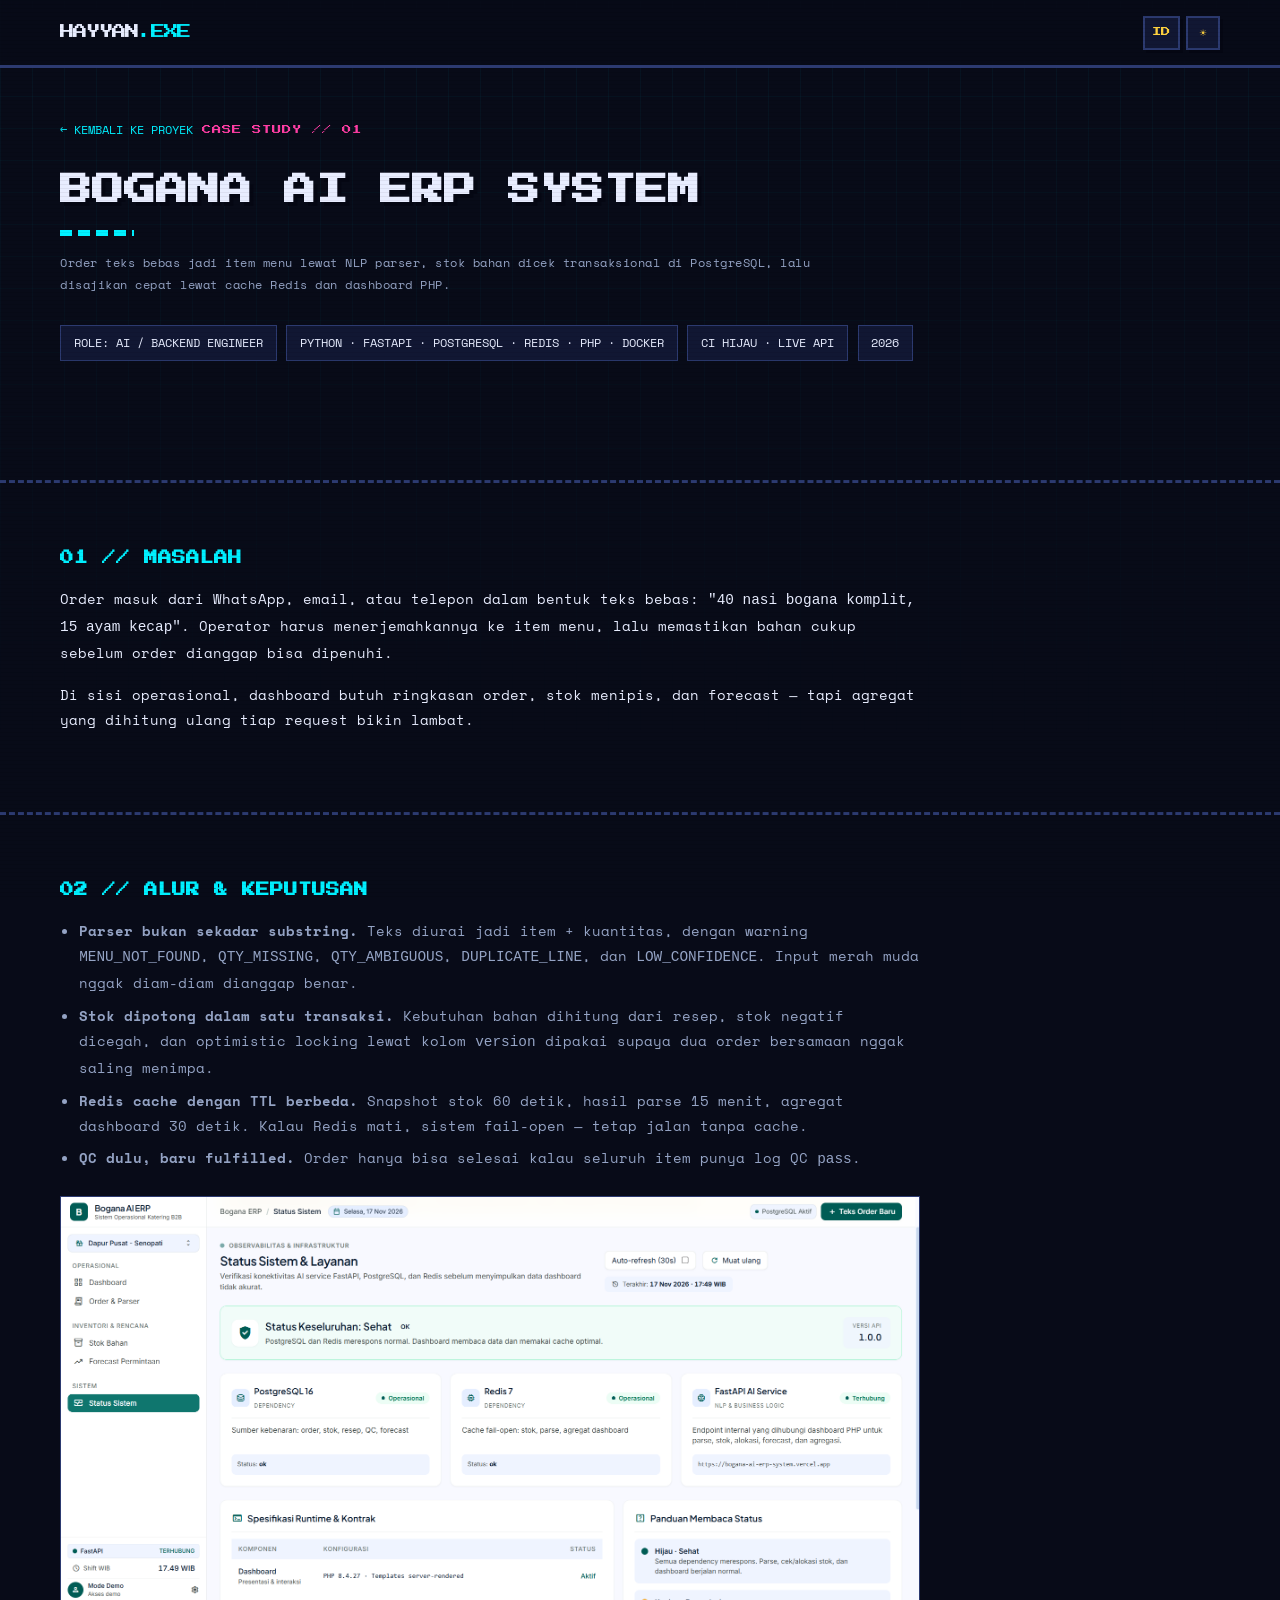
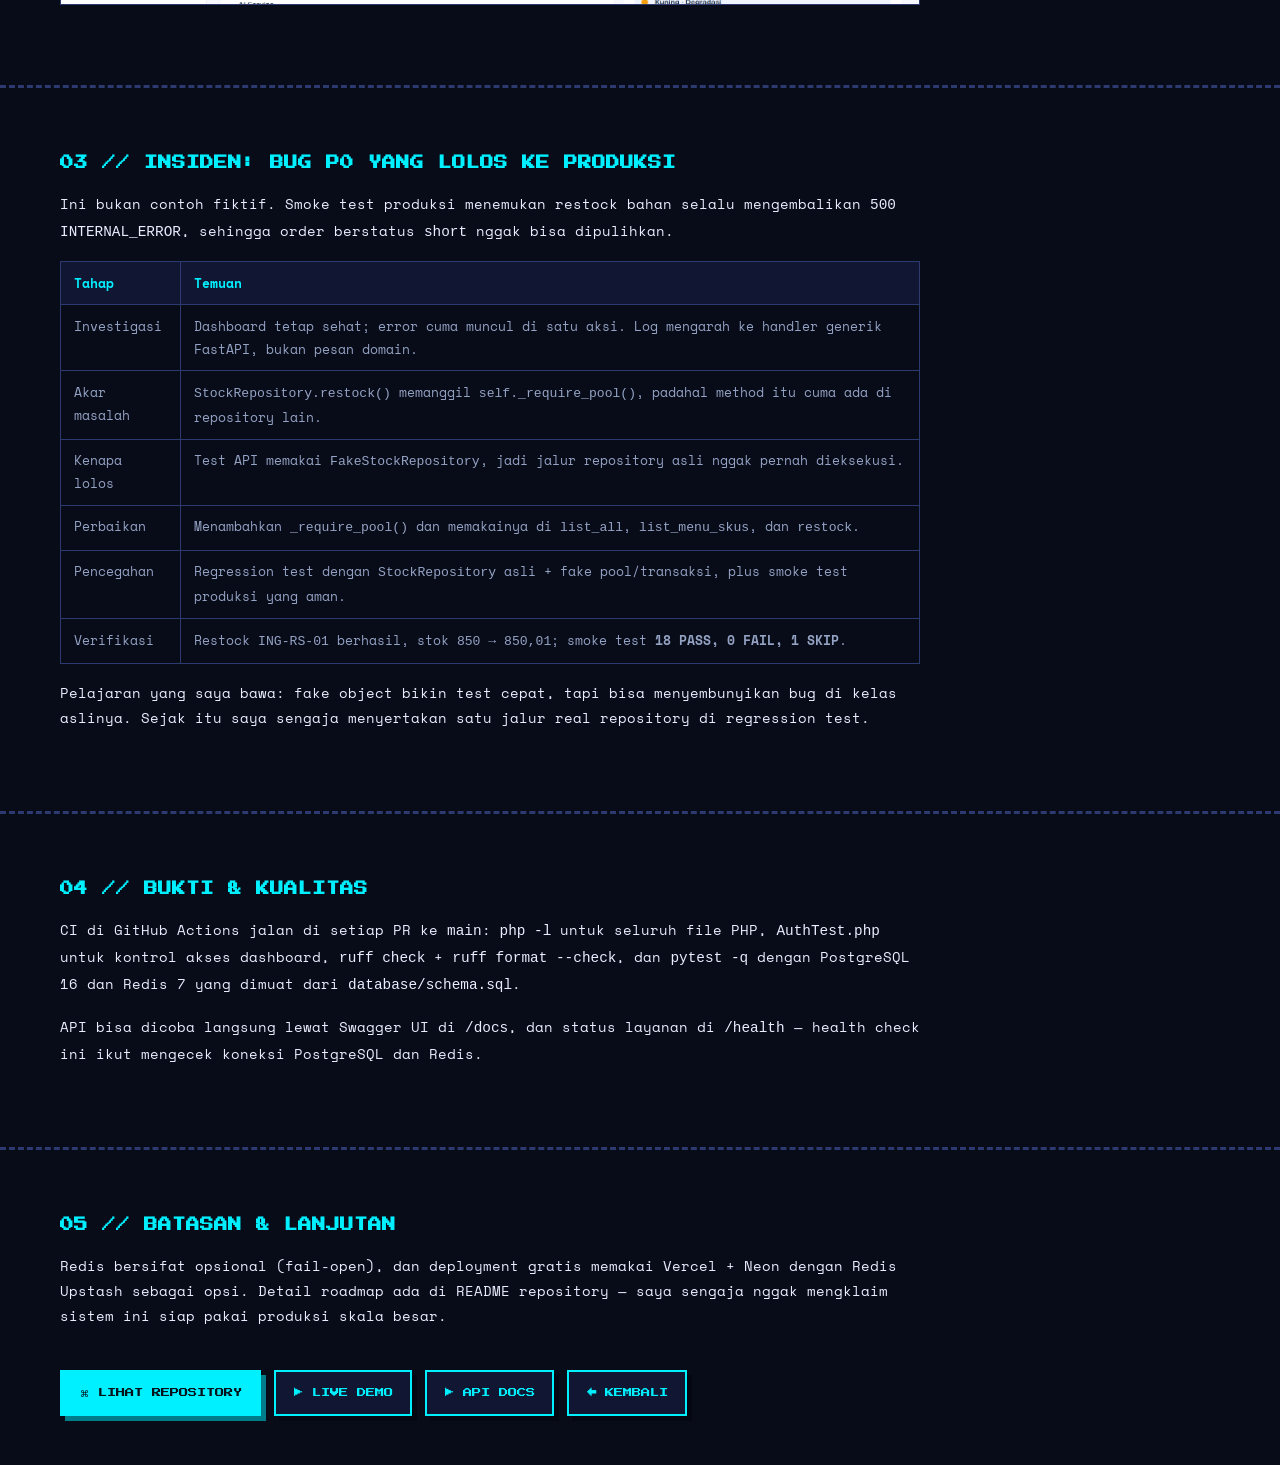
<file: case-studies/bogana.html>
<!DOCTYPE html>
<html lang="id">

<head>
    <meta charset="UTF-8" />
    <meta name="viewport" content="width=device-width, initial-scale=1.0" />
    <meta name="description" content="Case study: ERP F&B B2B dengan parser order NLP, stok transaksional PostgreSQL, cache Redis, dan QA produksi." />
    <title>CASE STUDY — BOGANA AI ERP | HAYYAN.EXE</title>
    <link rel="icon" href="data:image/svg+xml,%3Csvg xmlns='http://www.w3.org/2000/svg' viewBox='0 0 32 32'%3E%3Crect width='32' height='32' fill='%23080b18'/%3E%3Cpath d='M6 6h6v8h8V6h6v20h-6v-8h-8v8H6z' fill='%2300f0ff'/%3E%3C/svg%3E" />
    <link rel="preconnect" href="https://fonts.googleapis.com" />
    <link rel="preconnect" href="https://fonts.gstatic.com" crossorigin />
    <link href="https://fonts.googleapis.com/css2?family=Press+Start+2P&family=Space+Mono:wght@400;700&display=swap" rel="stylesheet" />
    <link rel="stylesheet" href="../assets/css/styles.css" />
    <style>
        .cs-hero { padding-top: calc(var(--header-h) + 3rem); }
        .cs-back { display: inline-block; margin-bottom: 1.6rem; font-size: .78rem; color: var(--cyan); text-decoration: none; }
        .cs-back:hover { text-decoration: underline; }
        .cs-lede { max-width: 760px; color: var(--muted); margin-top: 1rem; }
        .cs-meta { display: flex; flex-wrap: wrap; gap: .6rem; margin: 1.8rem 0 2.4rem; }
        .cs-meta span { border: 1px solid var(--border); background: var(--panel); padding: .45rem .8rem; font-size: .72rem; color: var(--text); }
        .cs-section { padding-top: 2.6rem; }
        .cs-h { font-family: var(--font-pixel); font-size: .85rem; color: var(--cyan); margin-bottom: 1rem; line-height: 1.7; }
        .cs-body { max-width: 860px; color: var(--text); }
        .cs-body p + p { margin-top: 1rem; }
        .cs-body ul { margin: .8rem 0 0 1.2rem; color: var(--muted); }
        .cs-body li { margin-bottom: .45rem; }
        .cs-shot { width: 100%; max-width: 860px; border: 1px solid var(--border); display: block; margin-top: 1.5rem; }
        .cs-table { width: 100%; max-width: 860px; border-collapse: collapse; margin-top: 1rem; font-size: .82rem; }
        .cs-table th, .cs-table td { border: 1px solid var(--border); padding: .6rem .8rem; text-align: left; vertical-align: top; }
        .cs-table th { color: var(--cyan); background: var(--panel); }
        .cs-table td { color: var(--muted); }
        .cs-actions { display: flex; flex-wrap: wrap; gap: .8rem; margin-top: 2.6rem; padding-bottom: 3rem; }
    </style>
</head>

<body data-theme="dark">
    <header class="header" id="header">
        <nav class="nav container" aria-label="Navigasi case study">
            <a href="../index.html" class="logo" aria-label="Kembali ke portfolio">HAYYAN<span>.EXE</span></a>
            <div class="nav__tools">
                <button class="tool-btn" id="lang-btn" type="button" aria-label="Ganti bahasa">ID</button>
                <button class="tool-btn" id="theme-btn" type="button" aria-label="Ganti tema">☀</button>
            </div>
        </nav>
    </header>

    <main style="position:relative;z-index:1;">
        <section class="section cs-hero">
            <div class="container">
                <a class="cs-back" href="../index.html#projects">← KEMBALI KE PROYEK</a>
                <span class="eyebrow">CASE STUDY // 01</span>
                <h1 class="sec-title">BOGANA AI ERP SYSTEM</h1>
                <p class="sec-sub cs-lede">Order teks bebas jadi item menu lewat NLP parser, stok bahan dicek transaksional di PostgreSQL, lalu disajikan cepat lewat cache Redis dan dashboard PHP.</p>
                <div class="cs-meta">
                    <span>ROLE: AI / BACKEND ENGINEER</span>
                    <span>PYTHON · FASTAPI · POSTGRESQL · REDIS · PHP · DOCKER</span>
                    <span>CI HIJAU · LIVE API</span>
                    <span>2026</span>
                </div>
            </div>
        </section>

        <section class="section cs-section">
            <div class="container">
                <h2 class="cs-h">01 // MASALAH</h2>
                <div class="cs-body">
                    <p>Order masuk dari WhatsApp, email, atau telepon dalam bentuk teks bebas: <code>"40 nasi bogana komplit, 15 ayam kecap"</code>. Operator harus menerjemahkannya ke item menu, lalu memastikan bahan cukup sebelum order dianggap bisa dipenuhi.</p>
                    <p>Di sisi operasional, dashboard butuh ringkasan order, stok menipis, dan forecast — tapi agregat yang dihitung ulang tiap request bikin lambat.</p>
                </div>
            </div>
        </section>

        <section class="section cs-section">
            <div class="container">
                <h2 class="cs-h">02 // ALUR &amp; KEPUTUSAN</h2>
                <div class="cs-body">
                    <ul>
                        <li><strong>Parser bukan sekadar substring.</strong> Teks diurai jadi item + kuantitas, dengan warning <code>MENU_NOT_FOUND</code>, <code>QTY_MISSING</code>, <code>QTY_AMBIGUOUS</code>, <code>DUPLICATE_LINE</code>, dan <code>LOW_CONFIDENCE</code>. Input merah muda nggak diam-diam dianggap benar.</li>
                        <li><strong>Stok dipotong dalam satu transaksi.</strong> Kebutuhan bahan dihitung dari resep, stok negatif dicegah, dan optimistic locking lewat kolom <code>version</code> dipakai supaya dua order bersamaan nggak saling menimpa.</li>
                        <li><strong>Redis cache dengan TTL berbeda.</strong> Snapshot stok 60 detik, hasil parse 15 menit, agregat dashboard 30 detik. Kalau Redis mati, sistem fail-open — tetap jalan tanpa cache.</li>
                        <li><strong>QC dulu, baru fulfilled.</strong> Order hanya bisa selesai kalau seluruh item punya log QC <code>pass</code>.</li>
                    </ul>
                    <img class="cs-shot" src="../assets/image/bogana-dashboard.png" alt="Dashboard operasional Bogana AI ERP System" />
                </div>
            </div>
        </section>

        <section class="section cs-section">
            <div class="container">
                <h2 class="cs-h">03 // INSIDEN: BUG P0 YANG LOLOS KE PRODUKSI</h2>
                <div class="cs-body">
                    <p>Ini bukan contoh fiktif. Smoke test produksi menemukan restock bahan selalu mengembalikan <code>500 INTERNAL_ERROR</code>, sehingga order berstatus <code>short</code> nggak bisa dipulihkan.</p>
                    <table class="cs-table">
                        <thead><tr><th>Tahap</th><th>Temuan</th></tr></thead>
                        <tbody>
                            <tr><td>Investigasi</td><td>Dashboard tetap sehat; error cuma muncul di satu aksi. Log mengarah ke handler generik FastAPI, bukan pesan domain.</td></tr>
                            <tr><td>Akar masalah</td><td><code>StockRepository.restock()</code> memanggil <code>self._require_pool()</code>, padahal method itu cuma ada di repository lain.</td></tr>
                            <tr><td>Kenapa lolos</td><td>Test API memakai <code>FakeStockRepository</code>, jadi jalur repository asli nggak pernah dieksekusi.</td></tr>
                            <tr><td>Perbaikan</td><td>Menambahkan <code>_require_pool()</code> dan memakainya di <code>list_all</code>, <code>list_menu_skus</code>, dan <code>restock</code>.</td></tr>
                            <tr><td>Pencegahan</td><td>Regression test dengan <code>StockRepository</code> asli + fake pool/transaksi, plus smoke test produksi yang aman.</td></tr>
                            <tr><td>Verifikasi</td><td>Restock <code>ING-RS-01</code> berhasil, stok <code>850 → 850,01</code>; smoke test <strong>18 PASS, 0 FAIL, 1 SKIP</strong>.</td></tr>
                        </tbody>
                    </table>
                    <p style="margin-top:1rem;">Pelajaran yang saya bawa: fake object bikin test cepat, tapi bisa menyembunyikan bug di kelas aslinya. Sejak itu saya sengaja menyertakan satu jalur real repository di regression test.</p>
                </div>
            </div>
        </section>

        <section class="section cs-section">
            <div class="container">
                <h2 class="cs-h">04 // BUKTI &amp; KUALITAS</h2>
                <div class="cs-body">
                    <p>CI di GitHub Actions jalan di setiap PR ke <code>main</code>: <code>php -l</code> untuk seluruh file PHP, <code>AuthTest.php</code> untuk kontrol akses dashboard, <code>ruff check</code> + <code>ruff format --check</code>, dan <code>pytest -q</code> dengan PostgreSQL 16 dan Redis 7 yang dimuat dari <code>database/schema.sql</code>.</p>
                    <p>API bisa dicoba langsung lewat Swagger UI di <code>/docs</code>, dan status layanan di <code>/health</code> — health check ini ikut mengecek koneksi PostgreSQL dan Redis.</p>
                </div>
            </div>
        </section>

        <section class="section cs-section">
            <div class="container">
                <h2 class="cs-h">05 // BATASAN &amp; LANJUTAN</h2>
                <div class="cs-body">
                    <p>Redis bersifat opsional (fail-open), dan deployment gratis memakai Vercel + Neon dengan Redis Upstash sebagai opsi. Detail roadmap ada di README repository — saya sengaja nggak mengklaim sistem ini siap pakai produksi skala besar.</p>
                </div>
                <div class="cs-actions">
                    <a class="btn btn--primary" href="https://github.com/hayyanjpg/bogana-ai-erp-system" target="_blank" rel="noopener">⌘ LIHAT REPOSITORY</a>
                    <a class="btn btn--ghost" href="https://bogana-ai-erp-system-efli.vercel.app/?page=dashboard" target="_blank" rel="noopener">▶ LIVE DEMO</a>
                    <a class="btn btn--ghost" href="https://bogana-ai-erp-system.vercel.app/docs" target="_blank" rel="noopener">▶ API DOCS</a>
                    <a class="btn btn--ghost" href="../index.html#projects">← KEMBALI</a>
                </div>
            </div>
        </section>
    </main>

    <script src="../assets/js/main.js"></script>
</body>

</html>
</file>
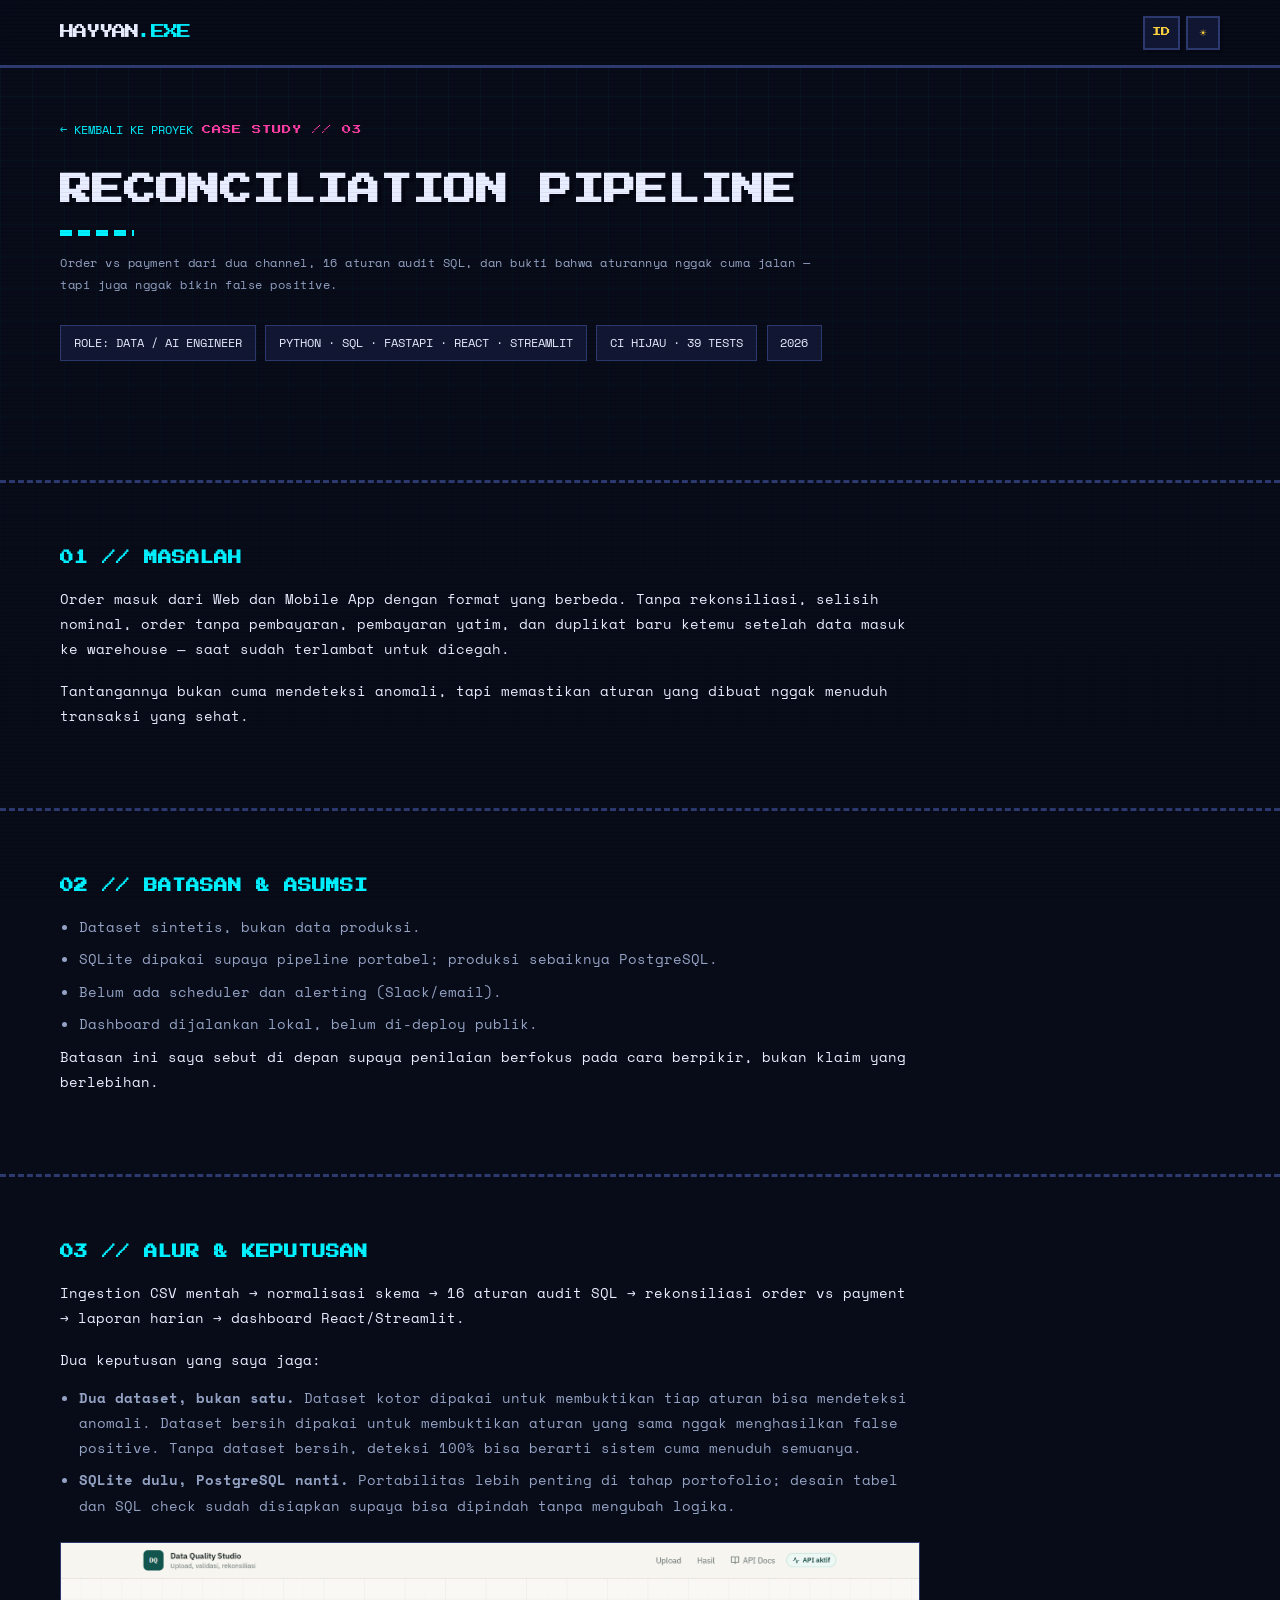
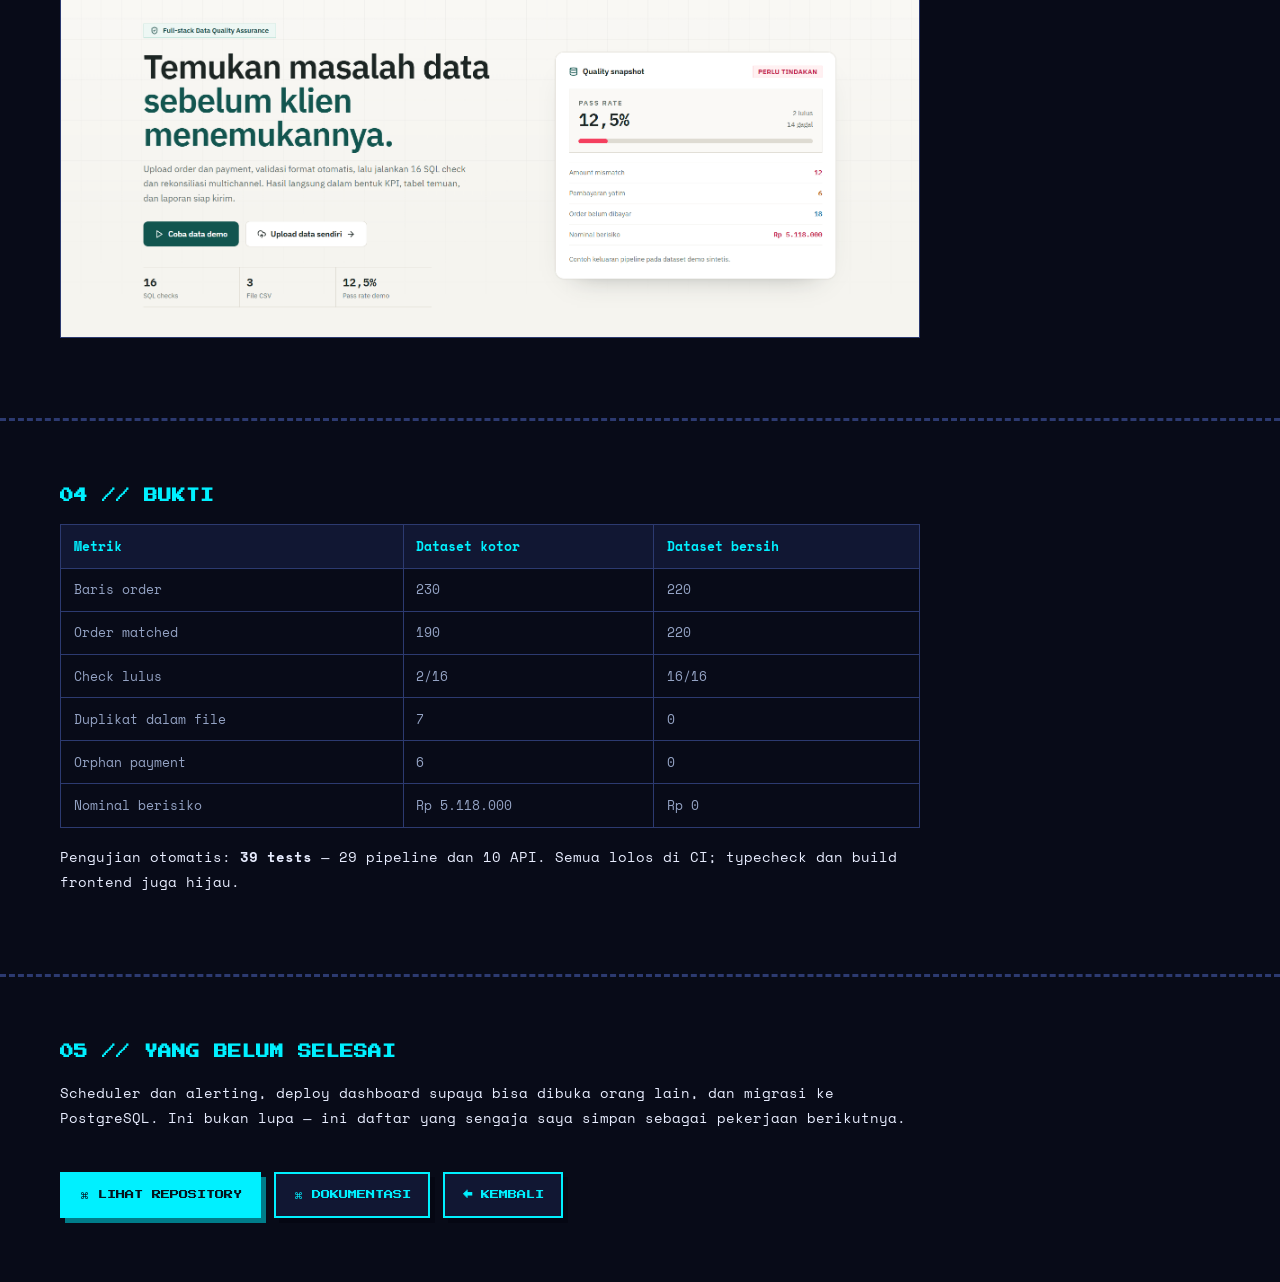
<file: case-studies/reconciliation.html>
<!DOCTYPE html>
<html lang="id">

<head>
    <meta charset="UTF-8" />
    <meta name="viewport" content="width=device-width, initial-scale=1.0" />
    <meta name="description" content="Case study: pipeline rekonsiliasi order dan payment multichannel dengan 16 aturan audit SQL dan 39 automated tests." />
    <title>CASE STUDY — RECONCILIATION PIPELINE | HAYYAN.EXE</title>
    <link rel="icon" href="data:image/svg+xml,%3Csvg xmlns='http://www.w3.org/2000/svg' viewBox='0 0 32 32'%3E%3Crect width='32' height='32' fill='%23080b18'/%3E%3Cpath d='M6 6h6v8h8V6h6v20h-6v-8h-8v8H6z' fill='%2300f0ff'/%3E%3C/svg%3E" />
    <link rel="preconnect" href="https://fonts.googleapis.com" />
    <link rel="preconnect" href="https://fonts.gstatic.com" crossorigin />
    <link href="https://fonts.googleapis.com/css2?family=Press+Start+2P&family=Space+Mono:wght@400;700&display=swap" rel="stylesheet" />
    <link rel="stylesheet" href="../assets/css/styles.css" />
    <style>
        .cs-hero { padding-top: calc(var(--header-h) + 3rem); }
        .cs-back { display: inline-block; margin-bottom: 1.6rem; font-size: .78rem; color: var(--cyan); text-decoration: none; }
        .cs-back:hover { text-decoration: underline; }
        .cs-lede { max-width: 760px; color: var(--muted); margin-top: 1rem; }
        .cs-meta { display: flex; flex-wrap: wrap; gap: .6rem; margin: 1.8rem 0 2.4rem; }
        .cs-meta span { border: 1px solid var(--border); background: var(--panel); padding: .45rem .8rem; font-size: .72rem; color: var(--text); }
        .cs-section { padding-top: 2.6rem; }
        .cs-h { font-family: var(--font-pixel); font-size: .85rem; color: var(--cyan); margin-bottom: 1rem; line-height: 1.7; }
        .cs-body { max-width: 860px; color: var(--text); }
        .cs-body p + p { margin-top: 1rem; }
        .cs-body ul { margin: .8rem 0 0 1.2rem; color: var(--muted); }
        .cs-body li { margin-bottom: .45rem; }
        .cs-shot { width: 100%; max-width: 860px; border: 1px solid var(--border); display: block; margin-top: 1.5rem; }
        .cs-table { width: 100%; max-width: 860px; border-collapse: collapse; margin-top: 1rem; font-size: .82rem; }
        .cs-table th, .cs-table td { border: 1px solid var(--border); padding: .6rem .8rem; text-align: left; }
        .cs-table th { color: var(--cyan); background: var(--panel); }
        .cs-table td { color: var(--muted); }
        .cs-actions { display: flex; flex-wrap: wrap; gap: .8rem; margin-top: 2.6rem; padding-bottom: 3rem; }
    </style>
</head>

<body data-theme="dark">
    <header class="header" id="header">
        <nav class="nav container" aria-label="Navigasi case study">
            <a href="../index.html" class="logo" aria-label="Kembali ke portfolio">HAYYAN<span>.EXE</span></a>
            <div class="nav__tools">
                <button class="tool-btn" id="lang-btn" type="button" aria-label="Ganti bahasa">ID</button>
                <button class="tool-btn" id="theme-btn" type="button" aria-label="Ganti tema">☀</button>
            </div>
        </nav>
    </header>

    <main style="position:relative;z-index:1;">
        <section class="section cs-hero">
            <div class="container">
                <a class="cs-back" href="../index.html#projects">← KEMBALI KE PROYEK</a>
                <span class="eyebrow">CASE STUDY // 03</span>
                <h1 class="sec-title" data-id="RECONCILIATION PIPELINE" data-en="RECONCILIATION PIPELINE">RECONCILIATION PIPELINE</h1>
                <p class="sec-sub cs-lede"
                    data-id="Order vs payment dari dua channel, 16 aturan audit SQL, dan bukti bahwa aturannya nggak cuma jalan — tapi juga nggak bikin false positive."
                    data-en="Orders vs payments from two channels, 16 SQL audit rules, and proof that the rules not only fire but also avoid false positives.">
                    Order vs payment dari dua channel, 16 aturan audit SQL, dan bukti bahwa aturannya nggak cuma jalan — tapi juga nggak bikin false positive.
                </p>
                <div class="cs-meta">
                    <span>ROLE: DATA / AI ENGINEER</span>
                    <span>PYTHON · SQL · FASTAPI · REACT · STREAMLIT</span>
                    <span>CI HIJAU · 39 TESTS</span>
                    <span>2026</span>
                </div>
            </div>
        </section>

        <section class="section cs-section">
            <div class="container">
                <h2 class="cs-h">01 // MASALAH</h2>
                <div class="cs-body">
                    <p>Order masuk dari Web dan Mobile App dengan format yang berbeda. Tanpa rekonsiliasi, selisih nominal, order tanpa pembayaran, pembayaran yatim, dan duplikat baru ketemu setelah data masuk ke warehouse — saat sudah terlambat untuk dicegah.</p>
                    <p>Tantangannya bukan cuma mendeteksi anomali, tapi memastikan aturan yang dibuat nggak menuduh transaksi yang sehat.</p>
                </div>
            </div>
        </section>

        <section class="section cs-section">
            <div class="container">
                <h2 class="cs-h">02 // BATASAN &amp; ASUMSI</h2>
                <div class="cs-body">
                    <ul>
                        <li>Dataset sintetis, bukan data produksi.</li>
                        <li>SQLite dipakai supaya pipeline portabel; produksi sebaiknya PostgreSQL.</li>
                        <li>Belum ada scheduler dan alerting (Slack/email).</li>
                        <li>Dashboard dijalankan lokal, belum di-deploy publik.</li>
                    </ul>
                    <p>Batasan ini saya sebut di depan supaya penilaian berfokus pada cara berpikir, bukan klaim yang berlebihan.</p>
                </div>
            </div>
        </section>

        <section class="section cs-section">
            <div class="container">
                <h2 class="cs-h">03 // ALUR &amp; KEPUTUSAN</h2>
                <div class="cs-body">
                    <p>Ingestion CSV mentah → normalisasi skema → 16 aturan audit SQL → rekonsiliasi order vs payment → laporan harian → dashboard React/Streamlit.</p>
                    <p>Dua keputusan yang saya jaga:</p>
                    <ul>
                        <li><strong>Dua dataset, bukan satu.</strong> Dataset kotor dipakai untuk membuktikan tiap aturan bisa mendeteksi anomali. Dataset bersih dipakai untuk membuktikan aturan yang sama nggak menghasilkan false positive. Tanpa dataset bersih, deteksi 100% bisa berarti sistem cuma menuduh semuanya.</li>
                        <li><strong>SQLite dulu, PostgreSQL nanti.</strong> Portabilitas lebih penting di tahap portofolio; desain tabel dan SQL check sudah disiapkan supaya bisa dipindah tanpa mengubah logika.</li>
                    </ul>
                    <img class="cs-shot" src="../assets/image/reconciliation-dashboard.png" alt="Dashboard rekonsiliasi dan data quality multichannel" />
                </div>
            </div>
        </section>

        <section class="section cs-section">
            <div class="container">
                <h2 class="cs-h">04 // BUKTI</h2>
                <div class="cs-body">
                    <table class="cs-table">
                        <thead>
                            <tr><th>Metrik</th><th>Dataset kotor</th><th>Dataset bersih</th></tr>
                        </thead>
                        <tbody>
                            <tr><td>Baris order</td><td>230</td><td>220</td></tr>
                            <tr><td>Order matched</td><td>190</td><td>220</td></tr>
                            <tr><td>Check lulus</td><td>2/16</td><td>16/16</td></tr>
                            <tr><td>Duplikat dalam file</td><td>7</td><td>0</td></tr>
                            <tr><td>Orphan payment</td><td>6</td><td>0</td></tr>
                            <tr><td>Nominal berisiko</td><td>Rp 5.118.000</td><td>Rp 0</td></tr>
                        </tbody>
                    </table>
                    <p style="margin-top:1rem;">Pengujian otomatis: <strong>39 tests</strong> — 29 pipeline dan 10 API. Semua lolos di CI; typecheck dan build frontend juga hijau.</p>
                </div>
            </div>
        </section>

        <section class="section cs-section">
            <div class="container">
                <h2 class="cs-h">05 // YANG BELUM SELESAI</h2>
                <div class="cs-body">
                    <p>Scheduler dan alerting, deploy dashboard supaya bisa dibuka orang lain, dan migrasi ke PostgreSQL. Ini bukan lupa — ini daftar yang sengaja saya simpan sebagai pekerjaan berikutnya.</p>
                </div>
                <div class="cs-actions">
                    <a class="btn btn--primary" href="https://github.com/hayyanjpg/reconciliation-pipeline" target="_blank" rel="noopener">⌘ LIHAT REPOSITORY</a>
                    <a class="btn btn--ghost" href="https://github.com/hayyanjpg/reconciliation-pipeline#kenapa-proyek-ini-relevan" target="_blank" rel="noopener">⌘ DOKUMENTASI</a>
                    <a class="btn btn--ghost" href="../index.html#projects">← KEMBALI</a>
                </div>
            </div>
        </section>
    </main>

    <script src="../assets/js/main.js"></script>
</body>

</html>
</file>
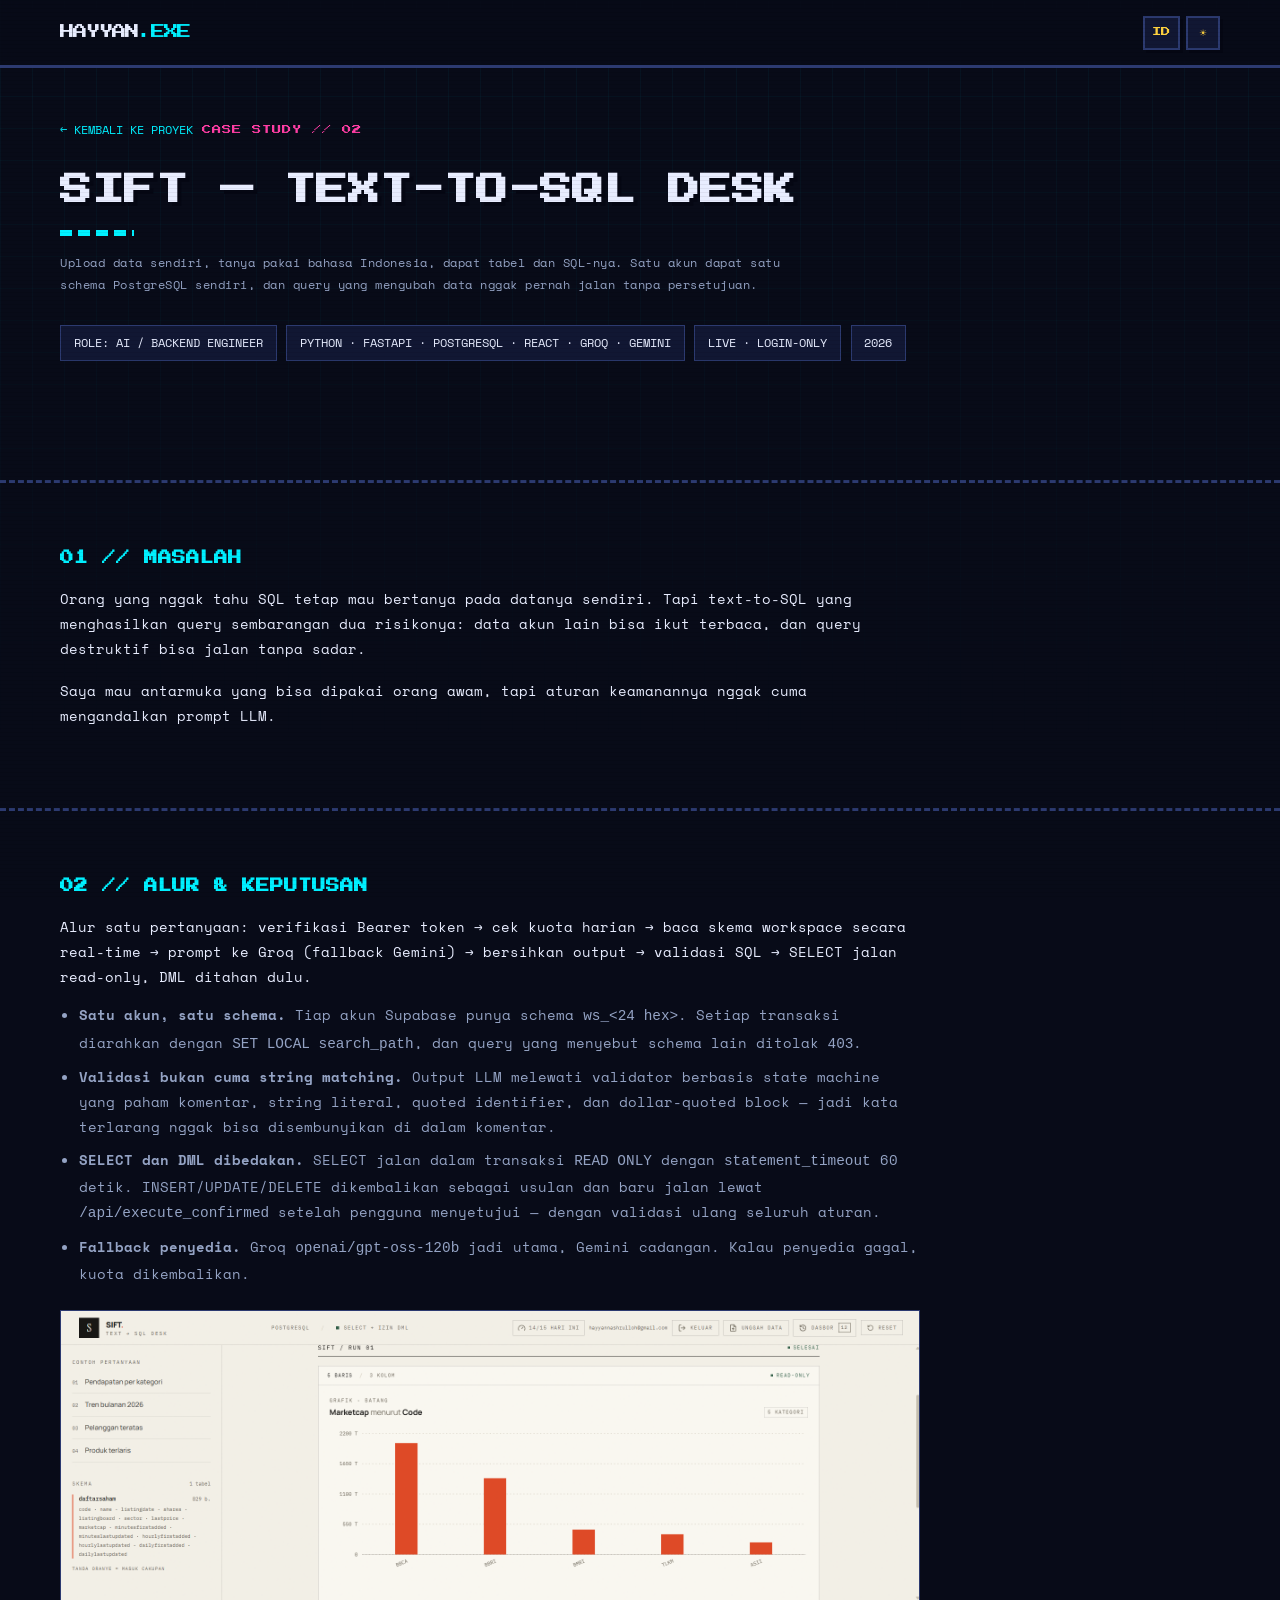
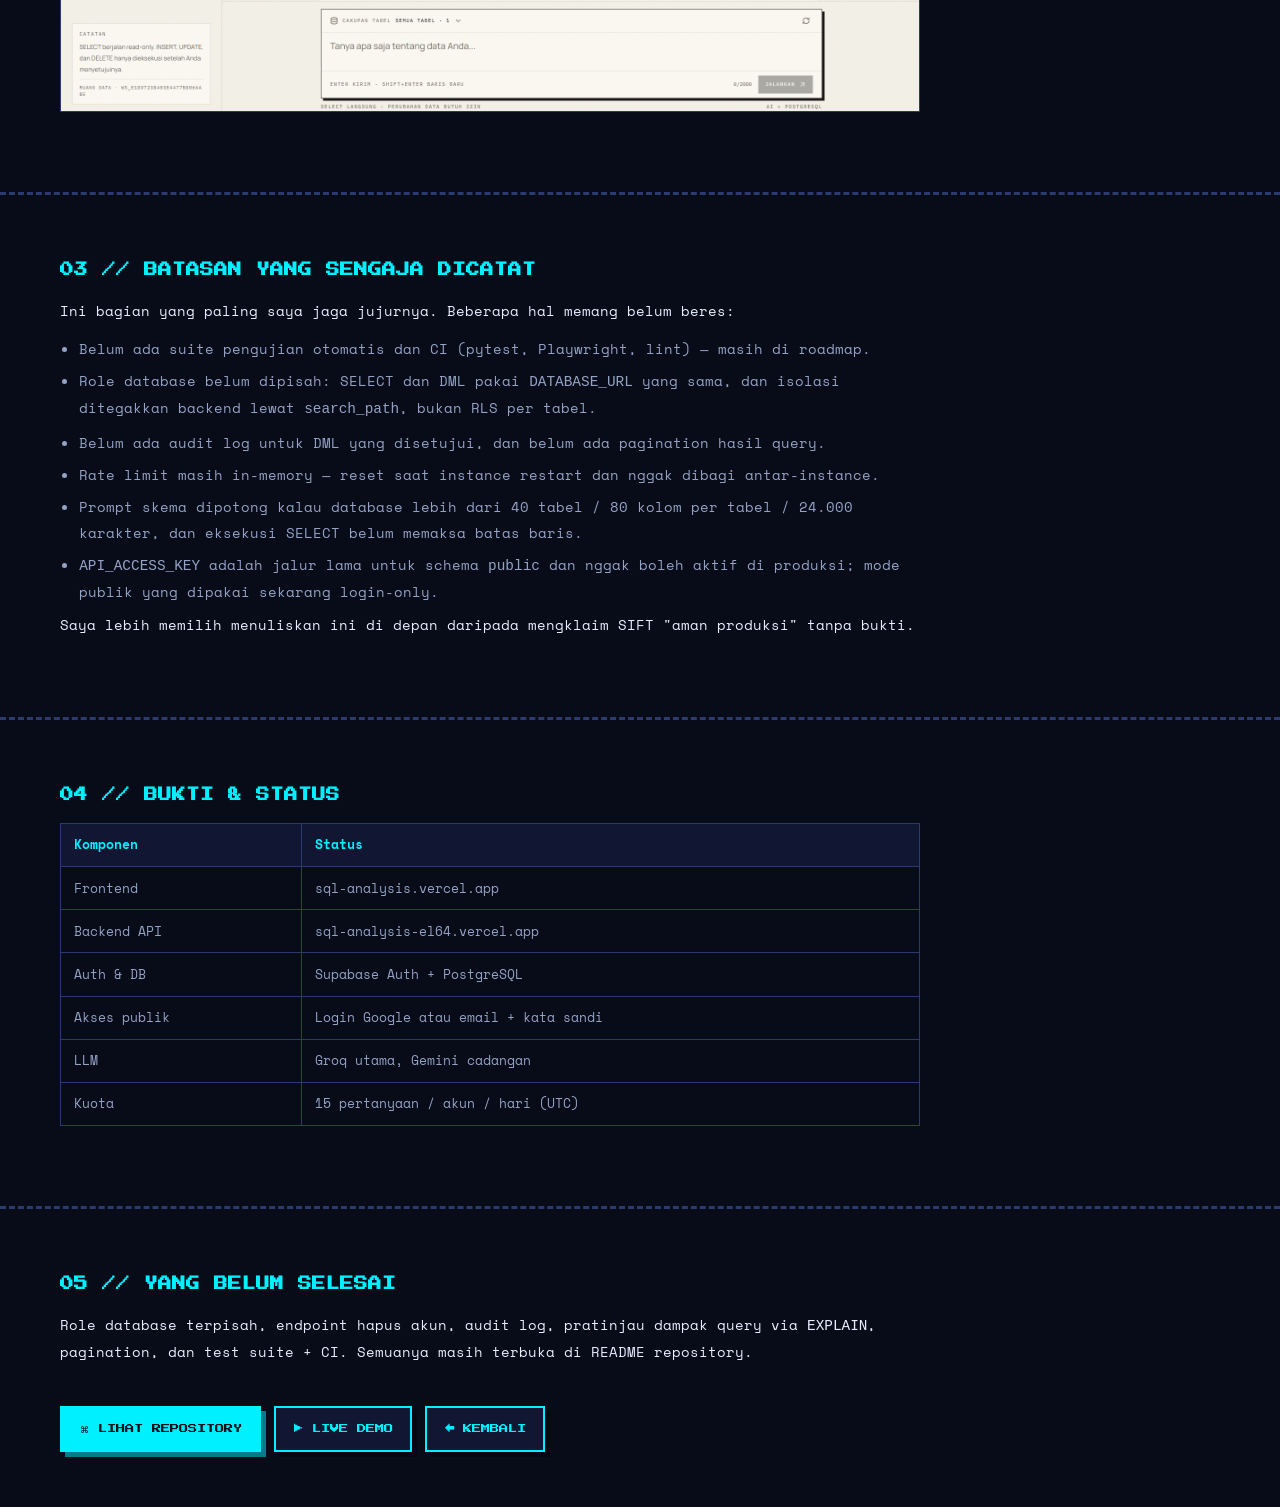
<file: case-studies/sql-sift.html>
<!DOCTYPE html>
<html lang="id">

<head>
    <meta charset="UTF-8" />
    <meta name="viewport" content="width=device-width, initial-scale=1.0" />
    <meta name="description" content="Case study: SIFT, text-to-SQL dengan isolasi workspace per akun, validasi SQL state machine, Groq + fallback Gemini, dan DML yang butuh persetujuan." />
    <title>CASE STUDY — SIFT TEXT-TO-SQL | HAYYAN.EXE</title>
    <link rel="icon" href="data:image/svg+xml,%3Csvg xmlns='http://www.w3.org/2000/svg' viewBox='0 0 32 32'%3E%3Crect width='32' height='32' fill='%23080b18'/%3E%3Cpath d='M6 6h6v8h8V6h6v20h-6v-8h-8v8H6z' fill='%2300f0ff'/%3E%3C/svg%3E" />
    <link rel="preconnect" href="https://fonts.googleapis.com" />
    <link rel="preconnect" href="https://fonts.gstatic.com" crossorigin />
    <link href="https://fonts.googleapis.com/css2?family=Press+Start+2P&family=Space+Mono:wght@400;700&display=swap" rel="stylesheet" />
    <link rel="stylesheet" href="../assets/css/styles.css" />
    <style>
        .cs-hero { padding-top: calc(var(--header-h) + 3rem); }
        .cs-back { display: inline-block; margin-bottom: 1.6rem; font-size: .78rem; color: var(--cyan); text-decoration: none; }
        .cs-back:hover { text-decoration: underline; }
        .cs-lede { max-width: 760px; color: var(--muted); margin-top: 1rem; }
        .cs-meta { display: flex; flex-wrap: wrap; gap: .6rem; margin: 1.8rem 0 2.4rem; }
        .cs-meta span { border: 1px solid var(--border); background: var(--panel); padding: .45rem .8rem; font-size: .72rem; color: var(--text); }
        .cs-section { padding-top: 2.6rem; }
        .cs-h { font-family: var(--font-pixel); font-size: .85rem; color: var(--cyan); margin-bottom: 1rem; line-height: 1.7; }
        .cs-body { max-width: 860px; color: var(--text); }
        .cs-body p + p { margin-top: 1rem; }
        .cs-body ul { margin: .8rem 0 0 1.2rem; color: var(--muted); }
        .cs-body li { margin-bottom: .45rem; }
        .cs-shot { width: 100%; max-width: 860px; border: 1px solid var(--border); display: block; margin-top: 1.5rem; }
        .cs-table { width: 100%; max-width: 860px; border-collapse: collapse; margin-top: 1rem; font-size: .82rem; }
        .cs-table th, .cs-table td { border: 1px solid var(--border); padding: .6rem .8rem; text-align: left; vertical-align: top; }
        .cs-table th { color: var(--cyan); background: var(--panel); }
        .cs-table td { color: var(--muted); }
        .cs-actions { display: flex; flex-wrap: wrap; gap: .8rem; margin-top: 2.6rem; padding-bottom: 3rem; }
    </style>
</head>

<body data-theme="dark">
    <header class="header" id="header">
        <nav class="nav container" aria-label="Navigasi case study">
            <a href="../index.html" class="logo" aria-label="Kembali ke portfolio">HAYYAN<span>.EXE</span></a>
            <div class="nav__tools">
                <button class="tool-btn" id="lang-btn" type="button" aria-label="Ganti bahasa">ID</button>
                <button class="tool-btn" id="theme-btn" type="button" aria-label="Ganti tema">☀</button>
            </div>
        </nav>
    </header>

    <main style="position:relative;z-index:1;">
        <section class="section cs-hero">
            <div class="container">
                <a class="cs-back" href="../index.html#projects">← KEMBALI KE PROYEK</a>
                <span class="eyebrow">CASE STUDY // 02</span>
                <h1 class="sec-title">SIFT — TEXT-TO-SQL DESK</h1>
                <p class="sec-sub cs-lede">Upload data sendiri, tanya pakai bahasa Indonesia, dapat tabel dan SQL-nya. Satu akun dapat satu schema PostgreSQL sendiri, dan query yang mengubah data nggak pernah jalan tanpa persetujuan.</p>
                <div class="cs-meta">
                    <span>ROLE: AI / BACKEND ENGINEER</span>
                    <span>PYTHON · FASTAPI · POSTGRESQL · REACT · GROQ · GEMINI</span>
                    <span>LIVE · LOGIN-ONLY</span>
                    <span>2026</span>
                </div>
            </div>
        </section>

        <section class="section cs-section">
            <div class="container">
                <h2 class="cs-h">01 // MASALAH</h2>
                <div class="cs-body">
                    <p>Orang yang nggak tahu SQL tetap mau bertanya pada datanya sendiri. Tapi text-to-SQL yang menghasilkan query sembarangan dua risikonya: data akun lain bisa ikut terbaca, dan query destruktif bisa jalan tanpa sadar.</p>
                    <p>Saya mau antarmuka yang bisa dipakai orang awam, tapi aturan keamanannya nggak cuma mengandalkan prompt LLM.</p>
                </div>
            </div>
        </section>

        <section class="section cs-section">
            <div class="container">
                <h2 class="cs-h">02 // ALUR &amp; KEPUTUSAN</h2>
                <div class="cs-body">
                    <p>Alur satu pertanyaan: verifikasi Bearer token → cek kuota harian → baca skema workspace secara real-time → prompt ke Groq (fallback Gemini) → bersihkan output → validasi SQL → SELECT jalan read-only, DML ditahan dulu.</p>
                    <ul>
                        <li><strong>Satu akun, satu schema.</strong> Tiap akun Supabase punya schema <code>ws_&lt;24 hex&gt;</code>. Setiap transaksi diarahkan dengan <code>SET LOCAL search_path</code>, dan query yang menyebut schema lain ditolak <code>403</code>.</li>
                        <li><strong>Validasi bukan cuma string matching.</strong> Output LLM melewati validator berbasis state machine yang paham komentar, string literal, quoted identifier, dan dollar-quoted block — jadi kata terlarang nggak bisa disembunyikan di dalam komentar.</li>
                        <li><strong>SELECT dan DML dibedakan.</strong> SELECT jalan dalam transaksi <code>READ ONLY</code> dengan <code>statement_timeout</code> 60 detik. INSERT/UPDATE/DELETE dikembalikan sebagai usulan dan baru jalan lewat <code>/api/execute_confirmed</code> setelah pengguna menyetujui — dengan validasi ulang seluruh aturan.</li>
                        <li><strong>Fallback penyedia.</strong> Groq <code>openai/gpt-oss-120b</code> jadi utama, Gemini cadangan. Kalau penyedia gagal, kuota dikembalikan.</li>
                    </ul>
                    <img class="cs-shot" src="../assets/image/sift.png" alt="Tampilan dashboard SIFT text-to-SQL" />
                </div>
            </div>
        </section>

        <section class="section cs-section">
            <div class="container">
                <h2 class="cs-h">03 // BATASAN YANG SENGAJA DICATAT</h2>
                <div class="cs-body">
                    <p>Ini bagian yang paling saya jaga jujurnya. Beberapa hal memang belum beres:</p>
                    <ul>
                        <li>Belum ada suite pengujian otomatis dan CI (pytest, Playwright, lint) — masih di roadmap.</li>
                        <li>Role database belum dipisah: SELECT dan DML pakai <code>DATABASE_URL</code> yang sama, dan isolasi ditegakkan backend lewat <code>search_path</code>, bukan RLS per tabel.</li>
                        <li>Belum ada audit log untuk DML yang disetujui, dan belum ada pagination hasil query.</li>
                        <li>Rate limit masih in-memory — reset saat instance restart dan nggak dibagi antar-instance.</li>
                        <li>Prompt skema dipotong kalau database lebih dari 40 tabel / 80 kolom per tabel / 24.000 karakter, dan eksekusi SELECT belum memaksa batas baris.</li>
                        <li><code>API_ACCESS_KEY</code> adalah jalur lama untuk schema <code>public</code> dan nggak boleh aktif di produksi; mode publik yang dipakai sekarang login-only.</li>
                    </ul>
                    <p>Saya lebih memilih menuliskan ini di depan daripada mengklaim SIFT "aman produksi" tanpa bukti.</p>
                </div>
            </div>
        </section>

        <section class="section cs-section">
            <div class="container">
                <h2 class="cs-h">04 // BUKTI &amp; STATUS</h2>
                <div class="cs-body">
                    <table class="cs-table">
                        <thead><tr><th>Komponen</th><th>Status</th></tr></thead>
                        <tbody>
                            <tr><td>Frontend</td><td>sql-analysis.vercel.app</td></tr>
                            <tr><td>Backend API</td><td>sql-analysis-el64.vercel.app</td></tr>
                            <tr><td>Auth &amp; DB</td><td>Supabase Auth + PostgreSQL</td></tr>
                            <tr><td>Akses publik</td><td>Login Google atau email + kata sandi</td></tr>
                            <tr><td>LLM</td><td>Groq utama, Gemini cadangan</td></tr>
                            <tr><td>Kuota</td><td>15 pertanyaan / akun / hari (UTC)</td></tr>
                        </tbody>
                    </table>
                </div>
            </div>
        </section>

        <section class="section cs-section">
            <div class="container">
                <h2 class="cs-h">05 // YANG BELUM SELESAI</h2>
                <div class="cs-body">
                    <p>Role database terpisah, endpoint hapus akun, audit log, pratinjau dampak query via <code>EXPLAIN</code>, pagination, dan test suite + CI. Semuanya masih terbuka di README repository.</p>
                </div>
                <div class="cs-actions">
                    <a class="btn btn--primary" href="https://github.com/hayyanjpg/SQL_Analysis" target="_blank" rel="noopener">⌘ LIHAT REPOSITORY</a>
                    <a class="btn btn--ghost" href="https://sql-analysis.vercel.app" target="_blank" rel="noopener">▶ LIVE DEMO</a>
                    <a class="btn btn--ghost" href="../index.html#projects">← KEMBALI</a>
                </div>
            </div>
        </section>
    </main>

    <script src="../assets/js/main.js"></script>
</body>

</html>
</file>
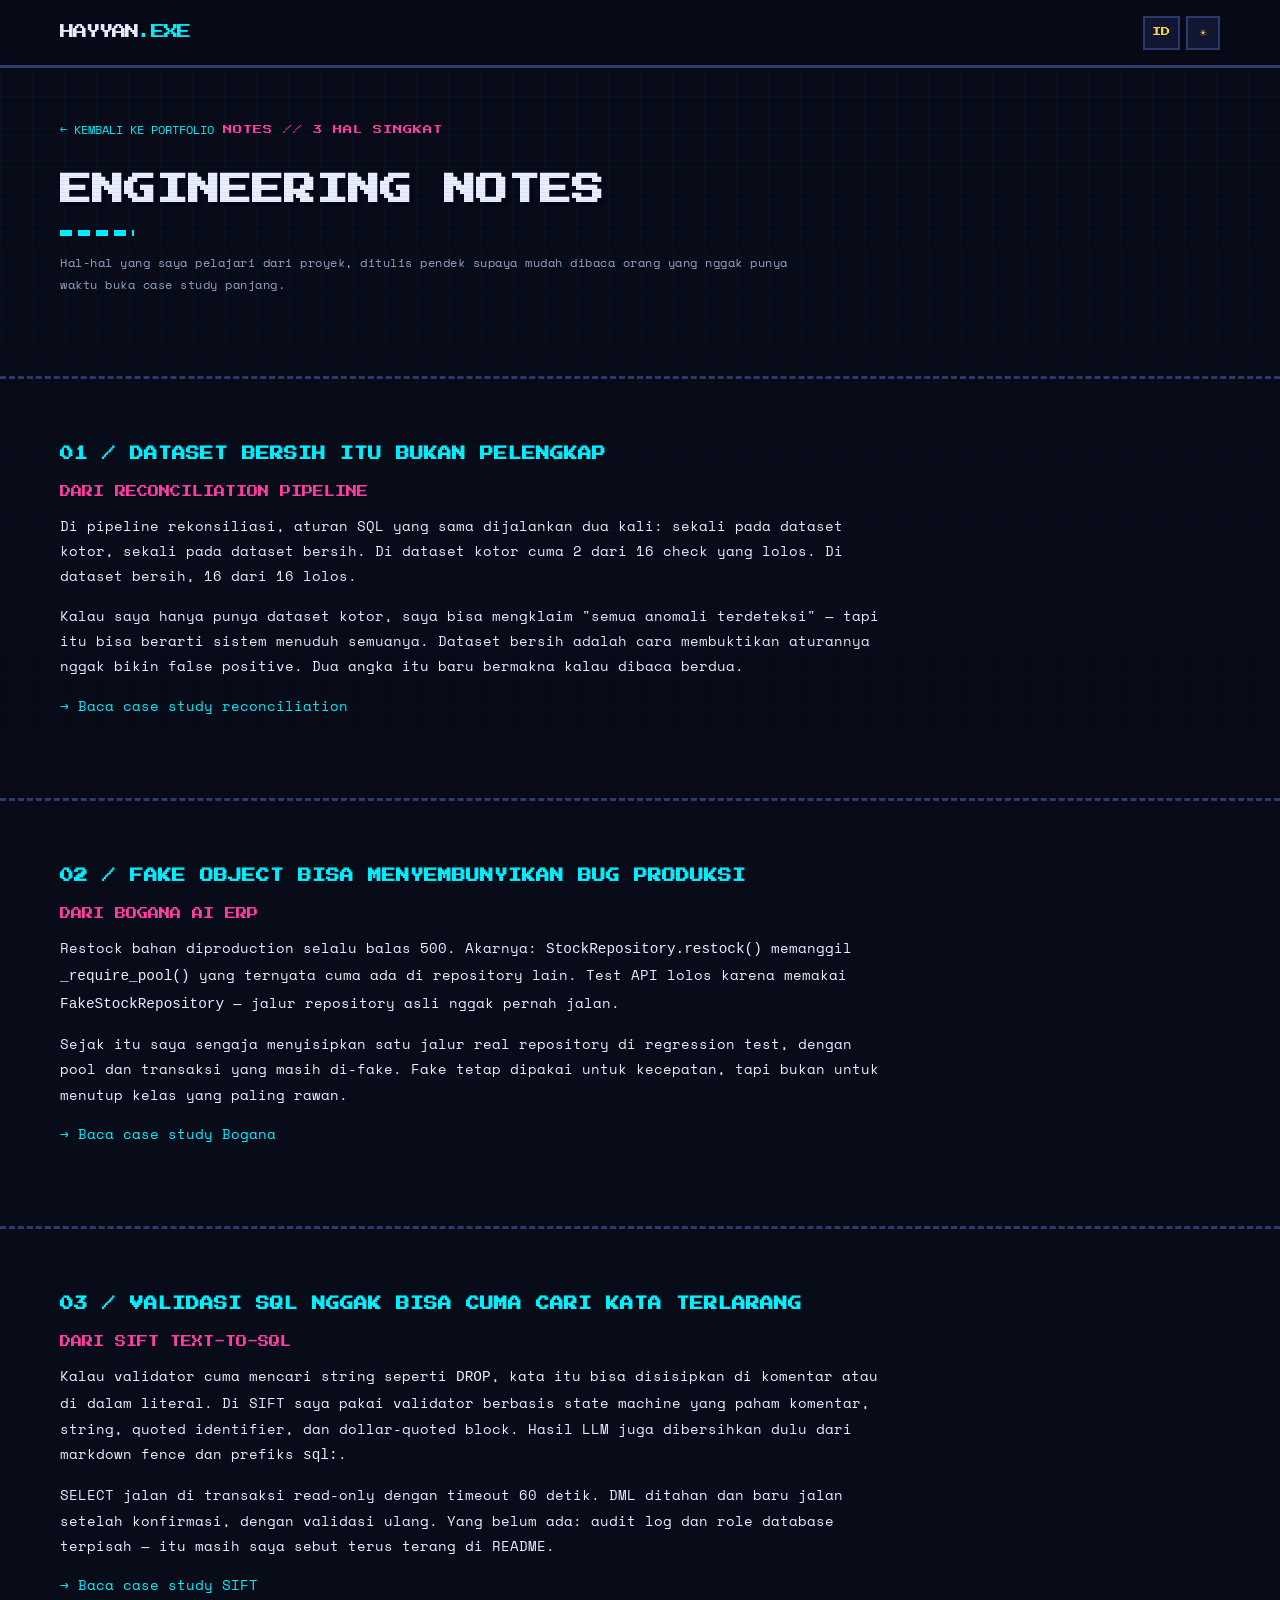
<file: notes/engineering.html>
<!DOCTYPE html>
<html lang="id">

<head>
    <meta charset="UTF-8" />
    <meta name="viewport" content="width=device-width, initial-scale=1.0" />
    <meta name="description" content="Tiga catatan engineering singkat: dataset bersih, fake object dalam test, dan validasi SQL untuk text-to-SQL." />
    <title>ENGINEERING NOTES | HAYYAN.EXE</title>
    <link rel="icon" href="data:image/svg+xml,%3Csvg xmlns='http://www.w3.org/2000/svg' viewBox='0 0 32 32'%3E%3Crect width='32' height='32' fill='%23080b18'/%3E%3Cpath d='M6 6h6v8h8V6h6v20h-6v-8h-8v8H6z' fill='%2300f0ff'/%3E%3C/svg%3E" />
    <link rel="preconnect" href="https://fonts.googleapis.com" />
    <link rel="preconnect" href="https://fonts.gstatic.com" crossorigin />
    <link href="https://fonts.googleapis.com/css2?family=Press+Start+2P&family=Space+Mono:wght@400;700&display=swap" rel="stylesheet" />
    <link rel="stylesheet" href="../assets/css/styles.css" />
    <style>
        .cs-hero { padding-top: calc(var(--header-h) + 3rem); }
        .cs-back { display: inline-block; margin-bottom: 1.6rem; font-size: .78rem; color: var(--cyan); text-decoration: none; }
        .cs-back:hover { text-decoration: underline; }
        .cs-lede { max-width: 760px; color: var(--muted); margin-top: 1rem; }
        .cs-section { padding-top: 2.4rem; }
        .cs-h { font-family: var(--font-pixel); font-size: .85rem; color: var(--cyan); margin-bottom: 1rem; line-height: 1.7; }
        .cs-body { max-width: 820px; color: var(--text); }
        .cs-body p + p { margin-top: .9rem; }
        .cs-body a { color: var(--cyan); }
        .cs-num { font-family: var(--font-pixel); color: var(--magenta); font-size: .7rem; display: block; margin-bottom: .7rem; }
    </style>
</head>

<body data-theme="dark">
    <header class="header" id="header">
        <nav class="nav container" aria-label="Navigasi catatan">
            <a href="../index.html" class="logo" aria-label="Kembali ke portfolio">HAYYAN<span>.EXE</span></a>
            <div class="nav__tools">
                <button class="tool-btn" id="lang-btn" type="button" aria-label="Ganti bahasa">ID</button>
                <button class="tool-btn" id="theme-btn" type="button" aria-label="Ganti tema">☀</button>
            </div>
        </nav>
    </header>

    <main style="position:relative;z-index:1;">
        <section class="section cs-hero">
            <div class="container">
                <a class="cs-back" href="../index.html">← KEMBALI KE PORTFOLIO</a>
                <span class="eyebrow">NOTES // 3 HAL SINGKAT</span>
                <h1 class="sec-title">ENGINEERING NOTES</h1>
                <p class="sec-sub cs-lede">Hal-hal yang saya pelajari dari proyek, ditulis pendek supaya mudah dibaca orang yang nggak punya waktu buka case study panjang.</p>
            </div>
        </section>

        <section class="section cs-section">
            <div class="container">
                <h2 class="cs-h">01 / DATASET BERSIH ITU BUKAN PELENGKAP</h2>
                <div class="cs-body">
                    <span class="cs-num">DARI RECONCILIATION PIPELINE</span>
                    <p>Di pipeline rekonsiliasi, aturan SQL yang sama dijalankan dua kali: sekali pada dataset kotor, sekali pada dataset bersih. Di dataset kotor cuma 2 dari 16 check yang lolos. Di dataset bersih, 16 dari 16 lolos.</p>
                    <p>Kalau saya hanya punya dataset kotor, saya bisa mengklaim "semua anomali terdeteksi" — tapi itu bisa berarti sistem menuduh semuanya. Dataset bersih adalah cara membuktikan aturannya nggak bikin false positive. Dua angka itu baru bermakna kalau dibaca berdua.</p>
                    <p><a href="../case-studies/reconciliation.html">→ Baca case study reconciliation</a></p>
                </div>
            </div>
        </section>

        <section class="section cs-section">
            <div class="container">
                <h2 class="cs-h">02 / FAKE OBJECT BISA MENYEMBUNYIKAN BUG PRODUKSI</h2>
                <div class="cs-body">
                    <span class="cs-num">DARI BOGANA AI ERP</span>
                    <p>Restock bahan diproduction selalu balas 500. Akarnya: <code>StockRepository.restock()</code> memanggil <code>_require_pool()</code> yang ternyata cuma ada di repository lain. Test API lolos karena memakai <code>FakeStockRepository</code> — jalur repository asli nggak pernah jalan.</p>
                    <p>Sejak itu saya sengaja menyisipkan satu jalur real repository di regression test, dengan pool dan transaksi yang masih di-fake. Fake tetap dipakai untuk kecepatan, tapi bukan untuk menutup kelas yang paling rawan.</p>
                    <p><a href="../case-studies/bogana.html">→ Baca case study Bogana</a></p>
                </div>
            </div>
        </section>

        <section class="section cs-section">
            <div class="container">
                <h2 class="cs-h">03 / VALIDASI SQL NGGAK BISA CUMA CARI KATA TERLARANG</h2>
                <div class="cs-body">
                    <span class="cs-num">DARI SIFT TEXT-TO-SQL</span>
                    <p>Kalau validator cuma mencari string seperti <code>DROP</code>, kata itu bisa disisipkan di komentar atau di dalam literal. Di SIFT saya pakai validator berbasis state machine yang paham komentar, string, quoted identifier, dan dollar-quoted block. Hasil LLM juga dibersihkan dulu dari markdown fence dan prefiks <code>sql:</code>.</p>
                    <p>SELECT jalan di transaksi read-only dengan timeout 60 detik. DML ditahan dan baru jalan setelah konfirmasi, dengan validasi ulang. Yang belum ada: audit log dan role database terpisah — itu masih saya sebut terus terang di README.</p>
                    <p><a href="../case-studies/sql-sift.html">→ Baca case study SIFT</a></p>
                </div>
            </div>
        </section>
    </main>

    <script src="../assets/js/main.js"></script>
</body>

</html>
</file>
<file: assets/css/styles.css>
/* ==========================================================
   HAYYAN.EXE — RETRO ARCADE PORTFOLIO
   ========================================================== */

:root {
    --bg: #080b18;
    --bg-2: #0d1226;
    --panel: #111733;
    --panel-2: #151d40;
    --cyan: #00f0ff;
    --cyan-dim: #007d8a;
    --magenta: #ff3ea5;
    --lime: #b6ff3a;
    --yellow: #ffd23f;
    --violet: #9d6bff;
    --text: #e8edff;
    --muted: #94a3c4;
    --border: #2c3a70;
    --border-hi: #00f0ff;
    --shadow: #050713;
    --glow: rgba(0, 240, 255, .22);
    --font-pixel: 'Press Start 2P', 'Courier New', monospace;
    --font-mono: 'Space Mono', 'Courier New', monospace;
    --header-h: 68px;
}

body[data-theme="light"] {
    --bg: #e9f0d8;
    --bg-2: #dde8c6;
    --panel: #f7fbe9;
    --panel-2: #eef6d9;
    --cyan: #007c8a;
    --cyan-dim: #005a66;
    --magenta: #c21d70;
    --lime: #3d7a00;
    --yellow: #a86d00;
    --violet: #5b32b8;
    --text: #1b2540;
    --muted: #4c5a78;
    --border: #7d8fae;
    --border-hi: #007c8a;
    --shadow: #b4c29d;
    --glow: rgba(0, 124, 138, .18);
}

*,
*::before,
*::after {
    box-sizing: border-box;
    margin: 0;
    padding: 0;
}

html {
    scroll-behavior: smooth;
    scroll-padding-top: calc(var(--header-h) + 12px);
    overflow-x: hidden;
}

body {
    background: var(--bg);
    color: var(--text);
    font-family: var(--font-mono);
    font-size: .9rem;
    line-height: 1.75;
    min-height: 100vh;
    overflow-x: hidden;
    transition: background .3s ease, color .3s ease;
}

/* Pixel grid background */
body::before {
    content: '';
    position: fixed;
    inset: 0;
    z-index: 0;
    pointer-events: none;
    background-image:
        linear-gradient(rgba(0, 240, 255, .045) 1px, transparent 1px),
        linear-gradient(90deg, rgba(0, 240, 255, .045) 1px, transparent 1px);
    background-size: 32px 32px;
    mask-image: linear-gradient(to bottom, #000 0%, transparent 85%);
}

/* CRT scanlines */
body::after {
    content: '';
    position: fixed;
    inset: 0;
    z-index: 9998;
    pointer-events: none;
    background: repeating-linear-gradient(to bottom,
            rgba(0, 0, 0, .11) 0px,
            rgba(0, 0, 0, .11) 1px,
            transparent 1px,
            transparent 4px);
    opacity: .45;
}

body[data-theme="light"]::after {
    background: repeating-linear-gradient(to bottom,
            rgba(30, 50, 20, .06) 0px,
            rgba(30, 50, 20, .06) 1px,
            transparent 1px,
            transparent 4px);
}

::selection {
    background: var(--magenta);
    color: #fff;
}

a {
    color: inherit;
    text-decoration: none;
}

button {
    font: inherit;
    color: inherit;
    cursor: pointer;
}

img {
    display: block;
    max-width: 100%;
}

:focus-visible {
    outline: 3px dashed var(--yellow);
    outline-offset: 3px;
}

.container {
    width: min(1160px, calc(100% - 2.5rem));
    margin-inline: auto;
}

/* ==========================================================
   LOADER
   ========================================================== */
.loader {
    position: fixed;
    inset: 0;
    z-index: 10000;
    display: grid;
    place-items: center;
    background: var(--bg);
    transition: opacity .45s ease, visibility .45s ease;
}

.loader.is-hidden {
    opacity: 0;
    visibility: hidden;
}

.loader__box {
    width: min(360px, 86vw);
    padding: 2rem;
    background: var(--panel);
    border: 3px solid var(--cyan);
    box-shadow: 8px 8px 0 var(--shadow);
    text-align: center;
}

.loader__title {
    font-family: var(--font-pixel);
    font-size: 1rem;
    color: var(--cyan);
    margin-bottom: 1.2rem;
    text-shadow: 3px 3px 0 var(--shadow);
}

.loader__text {
    font-size: .72rem;
    color: var(--muted);
    letter-spacing: 1px;
    margin-bottom: .8rem;
}

.loader__track {
    height: 18px;
    padding: 3px;
    border: 2px solid var(--border);
    background: var(--bg);
}

.loader__fill {
    display: block;
    height: 100%;
    width: 0;
    background: repeating-linear-gradient(90deg,
            var(--lime) 0 10px,
            var(--cyan) 10px 14px);
    transition: width .15s steps(4);
}

.loader__percent {
    font-family: var(--font-pixel);
    font-size: .6rem;
    color: var(--yellow);
    margin-top: .9rem;
}

/* ==========================================================
   HEADER / NAV
   ========================================================== */
.header {
    position: fixed;
    inset: 0 0 auto 0;
    z-index: 900;
    height: var(--header-h);
    background: color-mix(in srgb, var(--bg) 92%, transparent);
    border-bottom: 3px solid var(--border);
    backdrop-filter: blur(8px);
}

.nav {
    height: 100%;
    display: flex;
    align-items: center;
    justify-content: space-between;
    gap: 1rem;
}

.logo {
    font-family: var(--font-pixel);
    font-size: .9rem;
    letter-spacing: -1px;
    color: var(--text);
    white-space: nowrap;
}

.logo span {
    color: var(--cyan);
}

.nav__list {
    display: flex;
    align-items: center;
    gap: .15rem;
    list-style: none;
}

.nav__link {
    display: inline-flex;
    align-items: center;
    gap: .4rem;
    padding: .55rem .6rem;
    border: 2px solid transparent;
    font-family: var(--font-pixel);
    font-size: .55rem;
    color: var(--muted);
    transition: color .18s, border-color .18s, background .18s, transform .18s;
}

.nav__icon {
    font-family: var(--font-mono);
    font-size: .9rem;
    line-height: 1;
    color: var(--cyan);
}

.nav__link:hover,
.nav__link.active-link {
    color: var(--cyan);
    border-color: var(--cyan);
    background: var(--glow);
    transform: translateY(-2px);
}

.nav__tools {
    display: flex;
    gap: .4rem;
}

.tool-btn {
    min-width: 34px;
    height: 34px;
    padding: 0 .45rem;
    display: grid;
    place-items: center;
    background: var(--panel);
    border: 2px solid var(--border);
    color: var(--yellow);
    font-family: var(--font-pixel);
    font-size: .58rem;
    box-shadow: 3px 3px 0 var(--shadow);
    transition: transform .15s, box-shadow .15s, border-color .15s;
}

.tool-btn:hover {
    border-color: var(--cyan);
    transform: translate(-1px, -1px);
    box-shadow: 4px 4px 0 var(--shadow);
}

.tool-btn--menu {
    display: none;
}

/* ==========================================================
   SHARED COMPONENTS
   ========================================================== */
.section {
    padding: 5.5rem 0 1rem;
    position: relative;
}

.section+.section {
    border-top: 3px dashed var(--border);
    margin-top: 4rem;
    padding-top: 4rem;
}

.sec-head {
    margin-bottom: 2.8rem;
}

.eyebrow {
    display: inline-block;
    font-family: var(--font-pixel);
    font-size: .58rem;
    color: var(--magenta);
    letter-spacing: 1px;
    margin-bottom: 1rem;
}

.sec-title {
    font-family: var(--font-pixel);
    font-size: clamp(1.15rem, 3.3vw, 2rem);
    line-height: 1.5;
    color: var(--text);
    text-shadow: 4px 4px 0 var(--shadow);
}

.sec-title::after {
    content: '';
    display: block;
    width: 74px;
    height: 6px;
    margin-top: 1rem;
    background: repeating-linear-gradient(90deg,
            var(--cyan) 0 12px, transparent 12px 18px);
}

.sec-sub {
    margin-top: .8rem;
    color: var(--muted);
    font-size: .78rem;
    letter-spacing: .5px;
}

.btn-row {
    display: flex;
    flex-wrap: wrap;
    gap: .9rem;
}

.btn {
    display: inline-flex;
    align-items: center;
    justify-content: center;
    min-height: 46px;
    padding: .85rem 1.1rem;
    border: 2px solid var(--cyan);
    font-family: var(--font-pixel);
    font-size: .58rem;
    line-height: 1.6;
    text-align: center;
    transition: transform .15s, box-shadow .15s, background .15s, color .15s;
}

.btn--primary {
    background: var(--cyan);
    color: #06121c;
    box-shadow: 5px 5px 0 var(--cyan-dim);
}

.btn--primary:hover {
    transform: translate(-2px, -2px);
    box-shadow: 7px 7px 0 var(--cyan-dim);
}

.btn--ghost {
    background: var(--panel);
    color: var(--cyan);
    box-shadow: 5px 5px 0 var(--shadow);
}

.btn--ghost:hover {
    background: var(--glow);
    border-color: var(--magenta);
    color: var(--magenta);
    transform: translate(-2px, -2px);
    box-shadow: 7px 7px 0 var(--shadow);
}

.btn--sm {
    min-height: 40px;
    padding: .7rem .85rem;
    font-size: .52rem;
}

.btn--xs {
    min-height: 34px;
    padding: .55rem .7rem;
    font-size: .48rem;
}

.btn--full {
    width: 100%;
}

.socials {
    display: flex;
    gap: .6rem;
}

.social {
    width: 38px;
    height: 38px;
    display: grid;
    place-items: center;
    border: 2px solid var(--border);
    background: var(--panel);
    color: var(--muted);
    font-family: var(--font-pixel);
    font-size: .55rem;
    box-shadow: 3px 3px 0 var(--shadow);
    transition: color .15s, border-color .15s, transform .15s;
}

.social:hover {
    color: var(--cyan);
    border-color: var(--cyan);
    transform: translateY(-3px);
}

/* Reveal animation */
.js .reveal {
    opacity: 0;
    transform: translateY(24px);
    transition: opacity .55s ease, transform .55s ease;
}

.js .reveal.is-visible {
    opacity: 1;
    transform: translateY(0);
}

/* GSAP: huruf jatuh dari atas, terpasang per kata pada judul hero */
.home__title > span {
    perspective: 600px;
}

.gsap-word {
    display: inline-block;
    overflow: hidden;
    vertical-align: bottom;
    padding-bottom: .08em;
}

.gsap-char {
    display: inline-block;
    transform-style: preserve-3d;
}

/* ==========================================================
   HERO
   ========================================================== */
.home {
    padding-top: calc(var(--header-h) + 4rem);
    position: relative;
}

.home__grid {
    display: grid;
    grid-template-columns: 1.08fr .92fr;
    gap: 3.5rem;
    align-items: center;
    padding-bottom: 5rem;
}

.pill {
    display: inline-flex;
    align-items: center;
    gap: .6rem;
    padding: .55rem .8rem;
    border: 2px solid var(--border);
    background: var(--panel);
    font-size: .62rem;
    color: var(--muted);
    letter-spacing: .5px;
    box-shadow: 4px 4px 0 var(--shadow);
}

.pill__dot {
    width: 9px;
    height: 9px;
    background: var(--lime);
    box-shadow: 0 0 10px var(--lime);
    animation: blink 1.4s steps(2) infinite;
}

.home__kicker {
    margin-top: 2rem;
    font-family: var(--font-pixel);
    font-size: .55rem;
    color: var(--violet);
    letter-spacing: 1px;
}

.home__title {
    margin-top: .8rem;
    font-family: var(--font-pixel);
    font-size: clamp(1.8rem, 4.6vw, 3.2rem);
    line-height: 1.45;
    letter-spacing: -1px;
    text-shadow: 5px 5px 0 var(--shadow);
}

.accent {
    color: var(--cyan);
    text-shadow: 4px 4px 0 var(--cyan-dim);
}

.type-line {
    display: flex;
    flex-wrap: wrap;
    align-items: center;
    gap: .5rem;
    margin-top: 1.4rem;
    font-size: .95rem;
    color: var(--muted);
}

.type-line__word {
    font-family: var(--font-pixel);
    font-size: .75rem;
    color: var(--lime);
}

.caret {
    color: var(--magenta);
    animation: blink .8s steps(2) infinite;
}

.home__desc {
    max-width: 560px;
    margin-top: 1.4rem;
    color: var(--muted);
    font-size: .86rem;
}

.stats {
    display: grid;
    grid-template-columns: repeat(3, 1fr);
    gap: .8rem;
    margin: 2rem 0;
    max-width: 540px;
}

.stat {
    display: flex;
    flex-direction: column;
    align-items: center;
    gap: .35rem;
    padding: 1rem .4rem;
    background: var(--panel);
    border: 2px solid var(--border);
    box-shadow: 4px 4px 0 var(--shadow);
}

.stat__num {
    font-family: var(--font-pixel);
    font-size: 1.05rem;
    color: var(--yellow);
}

.stat__label {
    font-size: .56rem;
    color: var(--muted);
    text-align: center;
    letter-spacing: .3px;
}

.home__actions {
    margin-bottom: 1.6rem;
}

/* Avatar */
.home__avatar {
    position: relative;
    display: grid;
    place-items: center;
    padding: 1.5rem 0 3rem;
}

.avatar-frame {
    position: relative;
    width: min(100%, 360px);
    aspect-ratio: 1;
    padding: 12px;
    background: var(--panel-2);
    border: 4px solid var(--cyan);
    box-shadow: 12px 12px 0 var(--shadow), 0 0 50px var(--glow);
}

.avatar-frame__img {
    width: 100%;
    height: 100%;
    object-fit: cover;
    object-position: center 20%;
    filter: saturate(.85) contrast(1.08);
}

.avatar-scan {
    position: absolute;
    left: 12px;
    right: 12px;
    top: 12px;
    height: 22%;
    pointer-events: none;
    background: linear-gradient(to bottom, transparent, rgba(0, 240, 255, .14), transparent);
    animation: scan 5s linear infinite;
}

.avatar-frame__corner {
    position: absolute;
    width: 20px;
    height: 20px;
    background: var(--magenta);
    z-index: 2;
}

.avatar-frame__corner--tl { top: -8px; left: -8px; }
.avatar-frame__corner--tr { top: -8px; right: -8px; }
.avatar-frame__corner--bl { bottom: -8px; left: -8px; }
.avatar-frame__corner--br { bottom: -8px; right: -8px; }

.avatar-tag {
    position: absolute;
    padding: .6rem .75rem;
    background: var(--yellow);
    color: #1a1300;
    border: 2px solid var(--shadow);
    box-shadow: 4px 4px 0 var(--shadow);
    font-family: var(--font-pixel);
    font-size: .55rem;
    z-index: 3;
    animation: float 4s ease-in-out infinite;
}

.avatar-tag--top {
    top: 8%;
    right: -6px;
}

.avatar-tag--bottom {
    bottom: 16%;
    left: -10px;
    background: var(--lime);
    color: #102000;
    animation-delay: -2s;
}

.avatar-hint {
    position: absolute;
    bottom: 0;
    font-family: var(--font-pixel);
    font-size: .5rem;
    color: var(--muted);
    animation: blink 1.6s steps(2) infinite;
}

/* Ticker */
.ticker {
    overflow: hidden;
    border-top: 3px solid var(--cyan);
    border-bottom: 3px solid var(--cyan);
    background: var(--cyan-dim);
    color: #eaffff;
    padding: .7rem 0;
}

.ticker__inner {
    display: flex;
    gap: 3rem;
    width: max-content;
    font-family: var(--font-pixel);
    font-size: .55rem;
    white-space: nowrap;
    animation: marquee 36s linear infinite;
}

/* ==========================================================
   ABOUT
   ========================================================== */
.about__grid {
    display: grid;
    grid-template-columns: .85fr 1.15fr;
    gap: 3rem;
    align-items: start;
}

.about__photo {
    position: relative;
    padding: 12px;
    border: 3px solid var(--border);
    background: var(--panel);
    box-shadow: 8px 8px 0 var(--shadow);
}

.about__photo img {
    width: 100%;
    aspect-ratio: 4 / 5;
    object-fit: cover;
    object-position: center top;
}

.about__photo-bar {
    display: flex;
    gap: 6px;
    margin-top: 12px;
}

.about__photo-bar span {
    height: 8px;
    flex: 1;
    background: var(--border);
}

.about__photo-bar span:first-child { background: var(--magenta); }
.about__photo-bar span:nth-child(2) { background: var(--yellow); }
.about__photo-bar span:last-child { background: var(--cyan); }

.about__lead {
    font-size: 1rem;
    line-height: 1.9;
}

.about__body {
    margin-top: 1.2rem;
    color: var(--muted);
    font-size: .84rem;
}

.sheet {
    margin: 1.8rem 0;
    border: 2px solid var(--border);
    background: var(--panel);
    box-shadow: 5px 5px 0 var(--shadow);
}

.sheet__head {
    display: flex;
    justify-content: space-between;
    padding: .7rem 1rem;
    background: var(--border);
    color: var(--text);
    font-family: var(--font-pixel);
    font-size: .55rem;
}

.sheet__head span { color: var(--yellow); }

.sheet__list {
    padding: .5rem 1rem 1rem;
}

.sheet__list>div {
    display: flex;
    justify-content: space-between;
    gap: 1rem;
    padding: .55rem 0;
    border-bottom: 1px dashed var(--border);
}

.sheet__list>div:last-child { border-bottom: 0; }

.sheet dt {
    color: var(--muted);
    font-size: .68rem;
    letter-spacing: .5px;
}

.sheet dd {
    font-size: .74rem;
    font-weight: 700;
    text-align: right;
}

.sheet dd.highlight { color: var(--yellow); }

/* ==========================================================
   SKILLS
   ========================================================== */
.skills__grid {
    display: grid;
    grid-template-columns: repeat(auto-fit, minmax(165px, 1fr));
    gap: 1.1rem;
}

.skill {
    display: flex;
    flex-direction: column;
    align-items: flex-start;
    gap: .7rem;
    padding: 1.2rem;
    background: var(--panel);
    border: 2px solid var(--border);
    box-shadow: 5px 5px 0 var(--shadow);
    transition: transform .18s, box-shadow .18s, border-color .18s;
}

.skill:hover {
    transform: translate(-3px, -3px);
    border-color: var(--cyan);
    box-shadow: 8px 8px 0 var(--shadow), 0 0 22px var(--glow);
}

.skill--epic {
    border-color: var(--yellow);
    background: color-mix(in srgb, var(--panel) 85%, var(--yellow));
}

.skill__icon {
    font-family: var(--font-mono);
    font-size: 1.6rem;
    line-height: 1;
    color: var(--cyan);
}

.skill--epic .skill__icon { color: var(--yellow); }

.skill__name {
    font-family: var(--font-pixel);
    font-size: .58rem;
    line-height: 1.5;
}

.skill__level {
    font-size: .58rem;
    color: var(--muted);
    letter-spacing: .5px;
}

.bar {
    display: grid;
    grid-template-columns: repeat(5, 1fr);
    gap: 4px;
    width: 100%;
}

.bar span {
    height: 10px;
    border: 1px solid var(--border);
    background: var(--bg);
}

.bar span.on {
    background: var(--lime);
    border-color: var(--lime);
    box-shadow: 0 0 8px var(--lime);
}

/* ==========================================================
   QUEST LOG
   ========================================================== */
.quests {
    display: grid;
    gap: 1.6rem;
    position: relative;
    max-width: 860px;
}

.quests::before {
    content: '';
    position: absolute;
    left: 23px;
    top: 10px;
    bottom: 10px;
    width: 2px;
    background: repeating-linear-gradient(to bottom,
            var(--cyan) 0 8px, transparent 8px 14px);
}

.quest {
    display: flex;
    align-items: flex-start;
    gap: 1.4rem;
}

.quest__node {
    flex: 0 0 48px;
    height: 48px;
    display: grid;
    place-items: center;
    background: var(--magenta);
    color: #fff;
    border: 3px solid var(--shadow);
    box-shadow: 4px 4px 0 var(--shadow);
    font-family: var(--font-pixel);
    font-size: .6rem;
    z-index: 1;
}

.quest__card {
    flex: 1;
    padding: 1.2rem 1.4rem;
    background: var(--panel);
    border: 2px solid var(--border);
    box-shadow: 6px 6px 0 var(--shadow);
    transition: border-color .18s, transform .18s;
}

.quest__card:hover {
    border-color: var(--cyan);
    transform: translateX(4px);
}

.quest__top {
    display: flex;
    flex-wrap: wrap;
    align-items: center;
    gap: .8rem;
    justify-content: space-between;
}

.quest__role {
    font-family: var(--font-pixel);
    font-size: .65rem;
    line-height: 1.6;
    color: var(--cyan);
}

.quest__badge {
    padding: .25rem .5rem;
    border: 1px solid var(--lime);
    color: var(--lime);
    font-size: .56rem;
    letter-spacing: .5px;
}

.quest__org {
    margin-top: .5rem;
    font-size: .82rem;
    font-weight: 700;
}

.quest__date {
    margin-top: .25rem;
    color: var(--muted);
    font-size: .7rem;
}

/* ==========================================================
   PROJECTS
   ========================================================== */
.projects__grid {
    display: grid;
    grid-template-columns: repeat(auto-fit, minmax(320px, 1fr));
    gap: 2rem;
}

.project {
    display: flex;
    flex-direction: column;
    background: var(--panel);
    border: 3px solid var(--border);
    box-shadow: 9px 9px 0 var(--shadow);
    transition: transform .2s, border-color .2s, box-shadow .2s;
}

.project:hover {
    transform: translate(-4px, -4px);
    border-color: var(--cyan);
    box-shadow: 13px 13px 0 var(--shadow), 0 0 30px var(--glow);
}

.project__screen {
    position: relative;
    height: 210px;
    overflow: hidden;
    border-bottom: 3px solid var(--border);
    background: var(--bg-2);
}

.project__screen img {
    width: 100%;
    height: 100%;
    object-fit: cover;
    object-position: top left;
    opacity: .92;
    transition: transform .35s ease;
}

.project:hover .project__screen img { transform: scale(1.04); }

/* SQL desk mock (retro terminal) */
.project__screen--terminal {
    display: grid;
    place-items: center;
    padding: 1rem;
    background:
        radial-gradient(circle at 50% 40%, rgba(0, 240, 255, .12), transparent 70%),
        var(--bg-2);
}

.terminal {
    width: 100%;
    max-width: 460px;
    border: 2px solid var(--cyan);
    background: #050a16;
    box-shadow: 6px 6px 0 var(--shadow), 0 0 24px var(--glow);
    font-family: var(--font-mono);
    font-size: .62rem;
    color: var(--lime);
}

.terminal__bar {
    display: flex;
    justify-content: space-between;
    padding: .4rem .6rem;
    background: var(--cyan-dim);
    color: #eaffff;
    font-family: var(--font-pixel);
    font-size: .42rem;
    letter-spacing: .5px;
}

.terminal__body { padding: .9rem; }

.terminal__prompt { color: var(--magenta); font-weight: 700; }

.terminal__sql {
    margin: .6rem 0 .8rem;
    padding-left: .7rem;
    border-left: 3px solid var(--magenta);
    color: var(--cyan);
    line-height: 1.7;
}

.terminal__table {
    border: 1px solid #22506b;
    font-size: .55rem;
}

.terminal__row {
    display: flex;
    justify-content: space-between;
    gap: 1rem;
    padding: .3rem .5rem;
    border-bottom: 1px solid #16384d;
}

.terminal__row:last-child { border-bottom: 0; }
.terminal__row span:last-child { color: var(--yellow); }
.terminal__row--head { background: #102b3d; color: #9fd8e6; }

.project__live {
    position: absolute;
    top: 10px;
    right: 10px;
    padding: .3rem .5rem;
    background: var(--bg);
    border: 2px solid var(--lime);
    color: var(--lime);
    font-family: var(--font-pixel);
    font-size: .48rem;
    animation: blink 2s steps(2) infinite;
}

.project__body {
    display: flex;
    flex-direction: column;
    flex: 1;
    padding: 1.5rem;
}

.project__id {
    font-family: var(--font-pixel);
    font-size: .48rem;
    color: var(--magenta);
    letter-spacing: .5px;
}

.project__title {
    margin-top: .8rem;
    font-family: var(--font-pixel);
    font-size: .82rem;
    line-height: 1.6;
    color: var(--cyan);
}

.project__desc {
    margin-top: .9rem;
    color: var(--muted);
    font-size: .78rem;
    flex: 1;
}

.tags {
    display: flex;
    flex-wrap: wrap;
    gap: .45rem;
    margin-top: 1.2rem;
}

.tags span {
    padding: .28rem .48rem;
    border: 1px solid var(--border);
    background: var(--bg-2);
    color: var(--muted);
    font-size: .6rem;
}

.tags span:first-child { border-color: var(--cyan); color: var(--cyan); }

.project__metrics {
    display: flex;
    flex-wrap: wrap;
    gap: .45rem;
    margin-top: .85rem;
}

.project__metrics > span {
    display: inline-flex;
    align-items: baseline;
    gap: .35rem;
    padding: .3rem .5rem;
    border-left: 2px solid var(--cyan);
    background: var(--bg-2);
    color: var(--muted);
    font-size: .58rem;
    line-height: 1.4;
}

.project__metrics b {
    color: var(--cyan);
    font-family: var(--font-pixel);
    font-size: .62rem;
    font-weight: 400;
}

.project__actions { margin-top: 1.25rem; }

/* ==========================================================
   CERTIFICATES
   ========================================================== */
.certs__grid {
    display: grid;
    grid-template-columns: repeat(auto-fit, minmax(220px, 1fr));
    gap: 1.2rem;
}

.cert {
    background: var(--panel);
    border: 2px solid var(--border);
    box-shadow: 5px 5px 0 var(--shadow);
    transition: transform .18s, border-color .18s;
}

.cert:hover {
    transform: translateY(-5px);
    border-color: var(--yellow);
}

.cert__img {
    height: 155px;
    overflow: hidden;
    border-bottom: 2px solid var(--border);
    background: var(--bg-2);
}

.cert__img img {
    width: 100%;
    height: 100%;
    object-fit: cover;
    object-position: top center;
}

.cert__body {
    display: flex;
    flex-direction: column;
    align-items: flex-start;
    gap: .9rem;
    padding: 1.1rem;
}

.cert__body h3 {
    font-family: var(--font-pixel);
    font-size: .53rem;
    line-height: 1.7;
    min-height: 2.7em;
}

/* ==========================================================
   CONTACT
   ========================================================== */
.contact__grid {
    display: grid;
    grid-template-columns: 1fr 1fr;
    gap: 2rem;
}

.contact__cards {
    display: grid;
    gap: 1rem;
    align-content: start;
}

.contact__card {
    display: flex;
    align-items: center;
    gap: 1rem;
    padding: 1.1rem;
    background: var(--panel);
    border: 2px solid var(--border);
    box-shadow: 5px 5px 0 var(--shadow);
}

.contact__icon {
    flex: 0 0 46px;
    height: 46px;
    display: grid;
    place-items: center;
    background: var(--cyan-dim);
    color: #eaffff;
    font-size: 1.2rem;
    border: 2px solid var(--cyan);
}

.contact__card div { display: flex; flex-direction: column; min-width: 0; }

.contact__label {
    font-family: var(--font-pixel);
    font-size: .5rem;
    color: var(--muted);
}

.contact__value {
    font-size: .82rem;
    font-weight: 700;
    word-break: break-word;
}

.contact__panel {
    padding: 1.8rem;
    background: var(--panel-2);
    border: 3px solid var(--cyan);
    box-shadow: 9px 9px 0 var(--shadow);
}

.contact__panel-head {
    display: inline-block;
    padding: .45rem .6rem;
    background: var(--magenta);
    color: #fff;
    font-family: var(--font-pixel);
    font-size: .55rem;
}

.contact__panel-text {
    margin: 1.3rem 0 1.6rem;
    color: var(--muted);
    font-size: .82rem;
}

/* ==========================================================
   FOOTER
   ========================================================== */
.footer {
    margin-top: 6rem;
    padding: 3.5rem 0 1.5rem;
    border-top: 3px solid var(--cyan);
    background: var(--bg-2);
}

.footer__grid {
    display: grid;
    grid-template-columns: 1.6fr 1fr 1fr;
    gap: 2.5rem;
}

.logo--footer { display: inline-block; margin-bottom: 1rem; }

.footer__tag {
    max-width: 320px;
    color: var(--muted);
    font-size: .72rem;
}

.footer .socials { margin-top: 1.2rem; }

.footer__title {
    font-family: var(--font-pixel);
    font-size: .58rem;
    color: var(--yellow);
    margin-bottom: 1.1rem;
}

.footer__links {
    display: grid;
    gap: .65rem;
}

.footer__links a {
    font-size: .72rem;
    color: var(--muted);
    transition: color .15s, transform .15s;
}

.footer__links a:hover {
    color: var(--cyan);
    transform: translateX(4px);
}

.footer__bottom {
    display: flex;
    flex-wrap: wrap;
    justify-content: space-between;
    gap: .8rem;
    margin-top: 3rem;
    padding-top: 1.4rem;
    border-top: 2px dashed var(--border);
    color: var(--muted);
    font-size: .62rem;
}

/* ==========================================================
   MODAL / TO TOP
   ========================================================== */
.modal {
    position: fixed;
    inset: 0;
    z-index: 9999;
    display: none;
    place-items: center;
    padding: 1.5rem;
    background: rgba(3, 5, 15, .85);
}

.modal.is-open { display: grid; }

.modal__box {
    position: relative;
    width: min(900px, 100%);
    height: min(82vh, 800px);
    padding: 12px;
    background: var(--panel);
    border: 3px solid var(--cyan);
    box-shadow: 10px 10px 0 var(--shadow);
}

.modal__close {
    position: absolute;
    top: -16px;
    right: -16px;
    width: 38px;
    height: 38px;
    display: grid;
    place-items: center;
    background: var(--magenta);
    color: #fff;
    border: 2px solid var(--shadow);
    font-family: var(--font-pixel);
    font-size: .7rem;
    z-index: 2;
}

.modal__iframe {
    width: 100%;
    height: 100%;
    border: 0;
    background: #fff;
}

.to-top {
    position: fixed;
    right: 1.2rem;
    bottom: 1.2rem;
    z-index: 800;
    width: 44px;
    height: 44px;
    display: grid;
    place-items: center;
    background: var(--cyan);
    color: #06121c;
    border: 2px solid var(--shadow);
    box-shadow: 4px 4px 0 var(--shadow);
    font-family: var(--font-pixel);
    font-size: .8rem;
    opacity: 0;
    visibility: hidden;
    transform: translateY(12px);
    transition: opacity .2s, visibility .2s, transform .2s;
}

.to-top.is-shown {
    opacity: 1;
    visibility: visible;
    transform: translateY(0);
}

.to-top:hover { background: var(--magenta); color: #fff; }

/* ==========================================================
   KEYFRAMES
   ========================================================== */
@keyframes blink {
    50% { opacity: .2; }
}

@keyframes float {
    0%, 100% { transform: translateY(0); }
    50% { transform: translateY(-8px); }
}

@keyframes scan {
    0% { transform: translateY(-100%); }
    100% { transform: translateY(520%); }
}

@keyframes marquee {
    to { transform: translateX(-50%); }
}

/* ==========================================================
   RESPONSIVE
   ========================================================== */
@media (max-width: 1100px) {
    .nav__link { padding: .5rem .4rem; font-size: .48rem; }
    .nav__icon { display: none; }
}

@media (max-width: 900px) {
    .nav__menu {
        display: none;
        position: absolute;
        top: var(--header-h);
        left: 0;
        right: 0;
        padding: 1rem 1.25rem 1.4rem;
        background: var(--bg);
        border-bottom: 3px solid var(--cyan);
        box-shadow: 0 12px 25px var(--shadow);
    }

    body.nav-open .nav__menu { display: block; }

    .nav__list {
        display: grid;
        grid-template-columns: repeat(2, 1fr);
        gap: .5rem;
    }

    .nav__link {
        justify-content: center;
        font-size: .55rem;
        padding: .75rem .5rem;
        border-color: var(--border);
    }

    .nav__icon { display: inline; }
    .tool-btn--menu { display: grid; }

    .home__grid,
    .about__grid,
    .contact__grid {
        grid-template-columns: 1fr;
    }

    .home__grid { gap: 1rem; padding-bottom: 3.5rem; }

    .home__avatar {
        order: -1;
        padding-top: 1rem;
    }

    .avatar-frame { width: min(100%, 300px); }

    .about__photo { max-width: 420px; }

    .projects__grid { grid-template-columns: 1fr; }
}

@media (max-width: 560px) {
    .container { width: min(100% - 1.6rem, 1160px); }
    .section { padding-top: 4rem; }
    .section+.section { margin-top: 3rem; padding-top: 3rem; }

    .home { padding-top: calc(var(--header-h) + 2.5rem); }
    .home__title { font-size: 1.55rem; }
    .type-line__word { font-size: .6rem; }
    .home__desc { font-size: .78rem; }

    .stats { gap: .5rem; }
    .stat { padding: .8rem .2rem; }
    .stat__num { font-size: .78rem; }
    .stat__label { font-size: .48rem; }

    .btn { font-size: .5rem; padding: .8rem .7rem; }
    .btn--sm { font-size: .46rem; }
    .project__title { font-size: .7rem; }
    .project__screen { height: 170px; }
    .footer__grid { grid-template-columns: 1fr; gap: 2rem; }
    .loader__title { font-size: .8rem; }
    .avatar-tag { font-size: .45rem; padding: .45rem .55rem; }
}

@media (prefers-reduced-motion: reduce) {
    *, *::before, *::after {
        animation-duration: .001ms !important;
        animation-iteration-count: 1 !important;
        transition-duration: .001ms !important;
        scroll-behavior: auto !important;
    }

    .js .reveal { opacity: 1; transform: none; }
}
</file>
